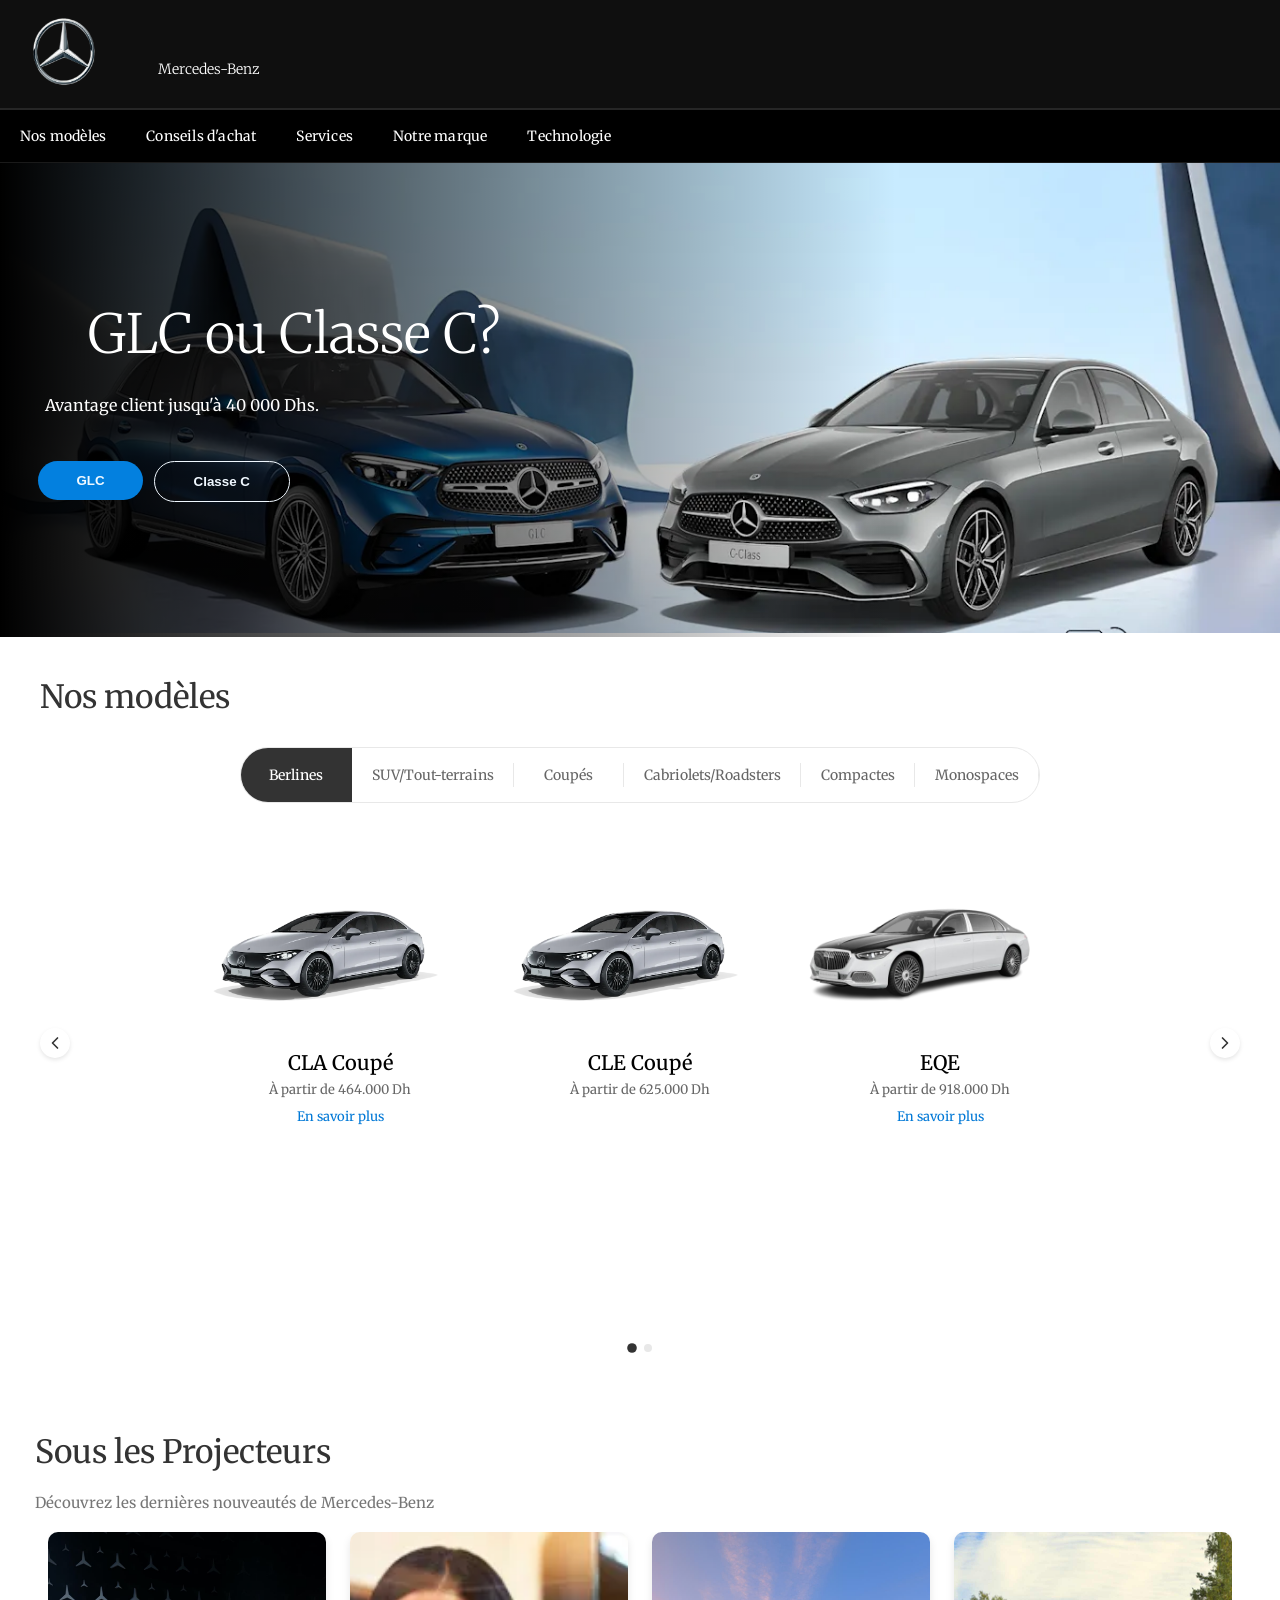
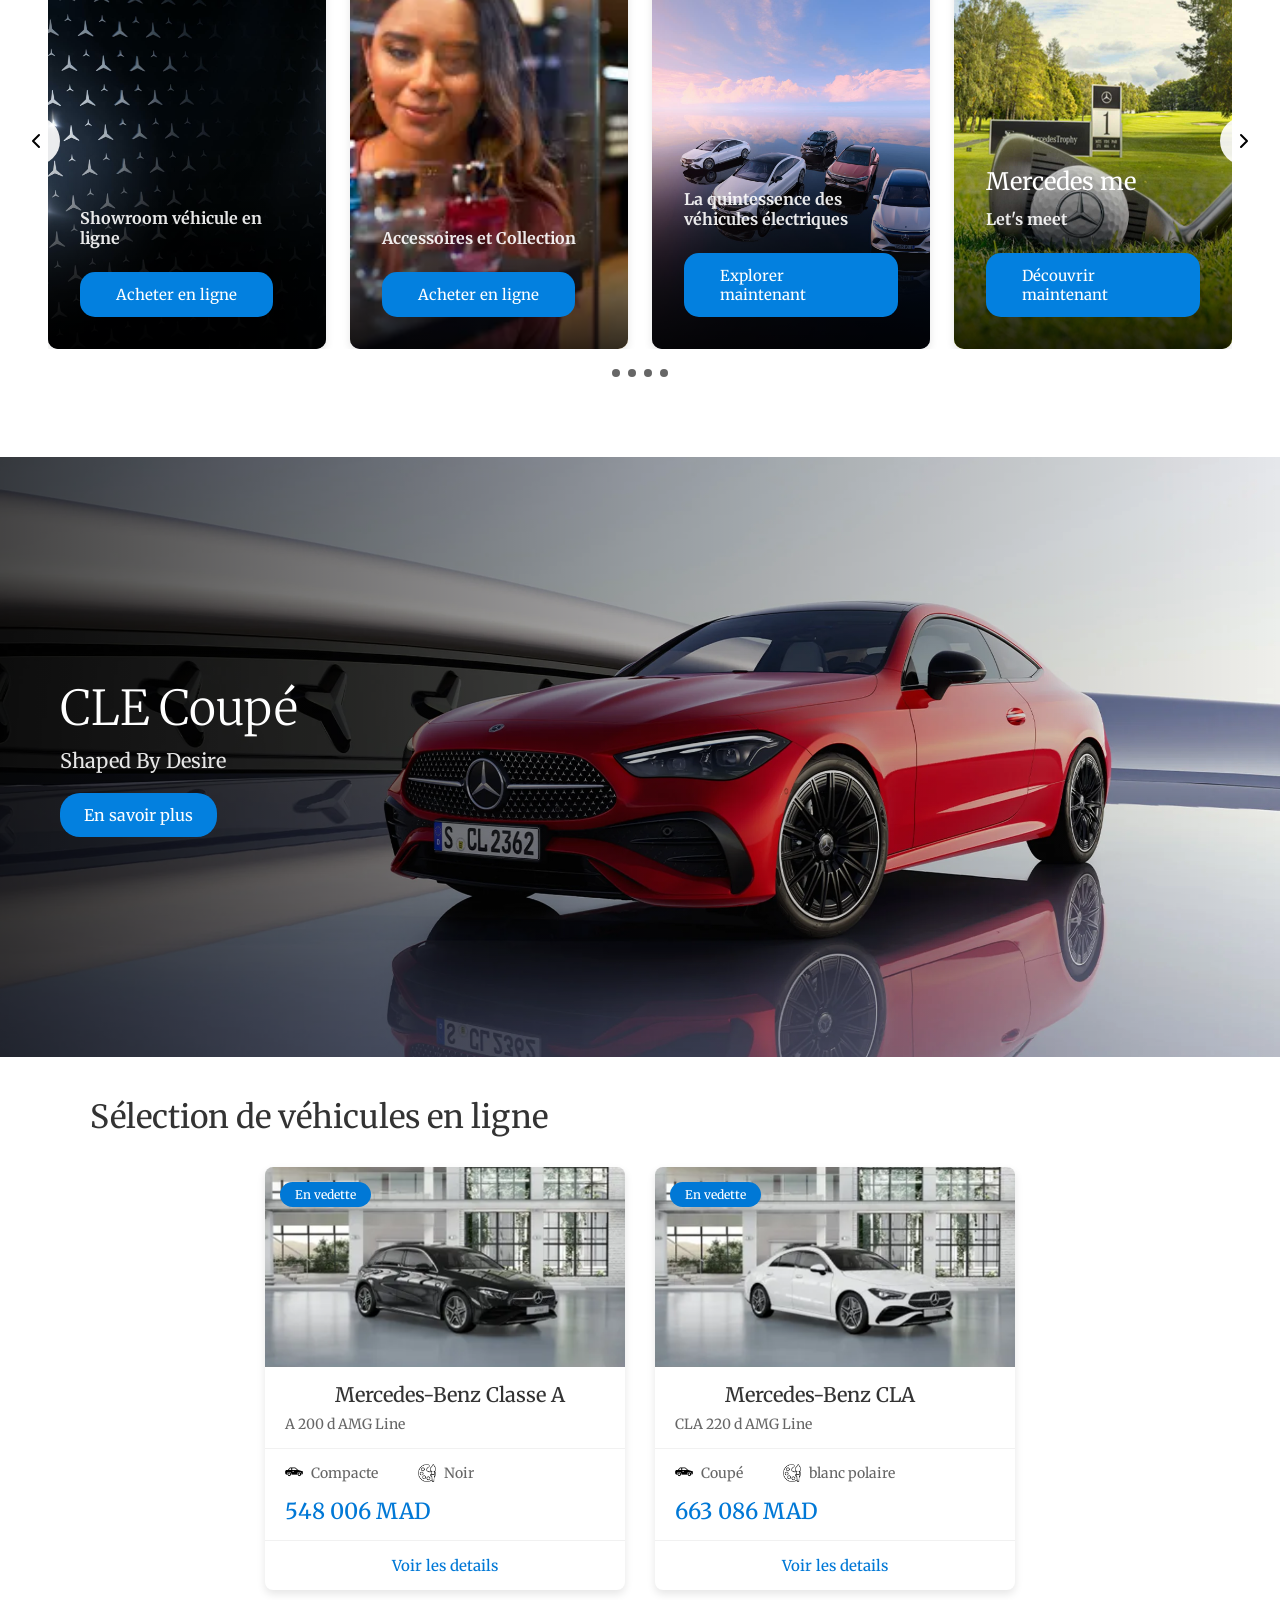
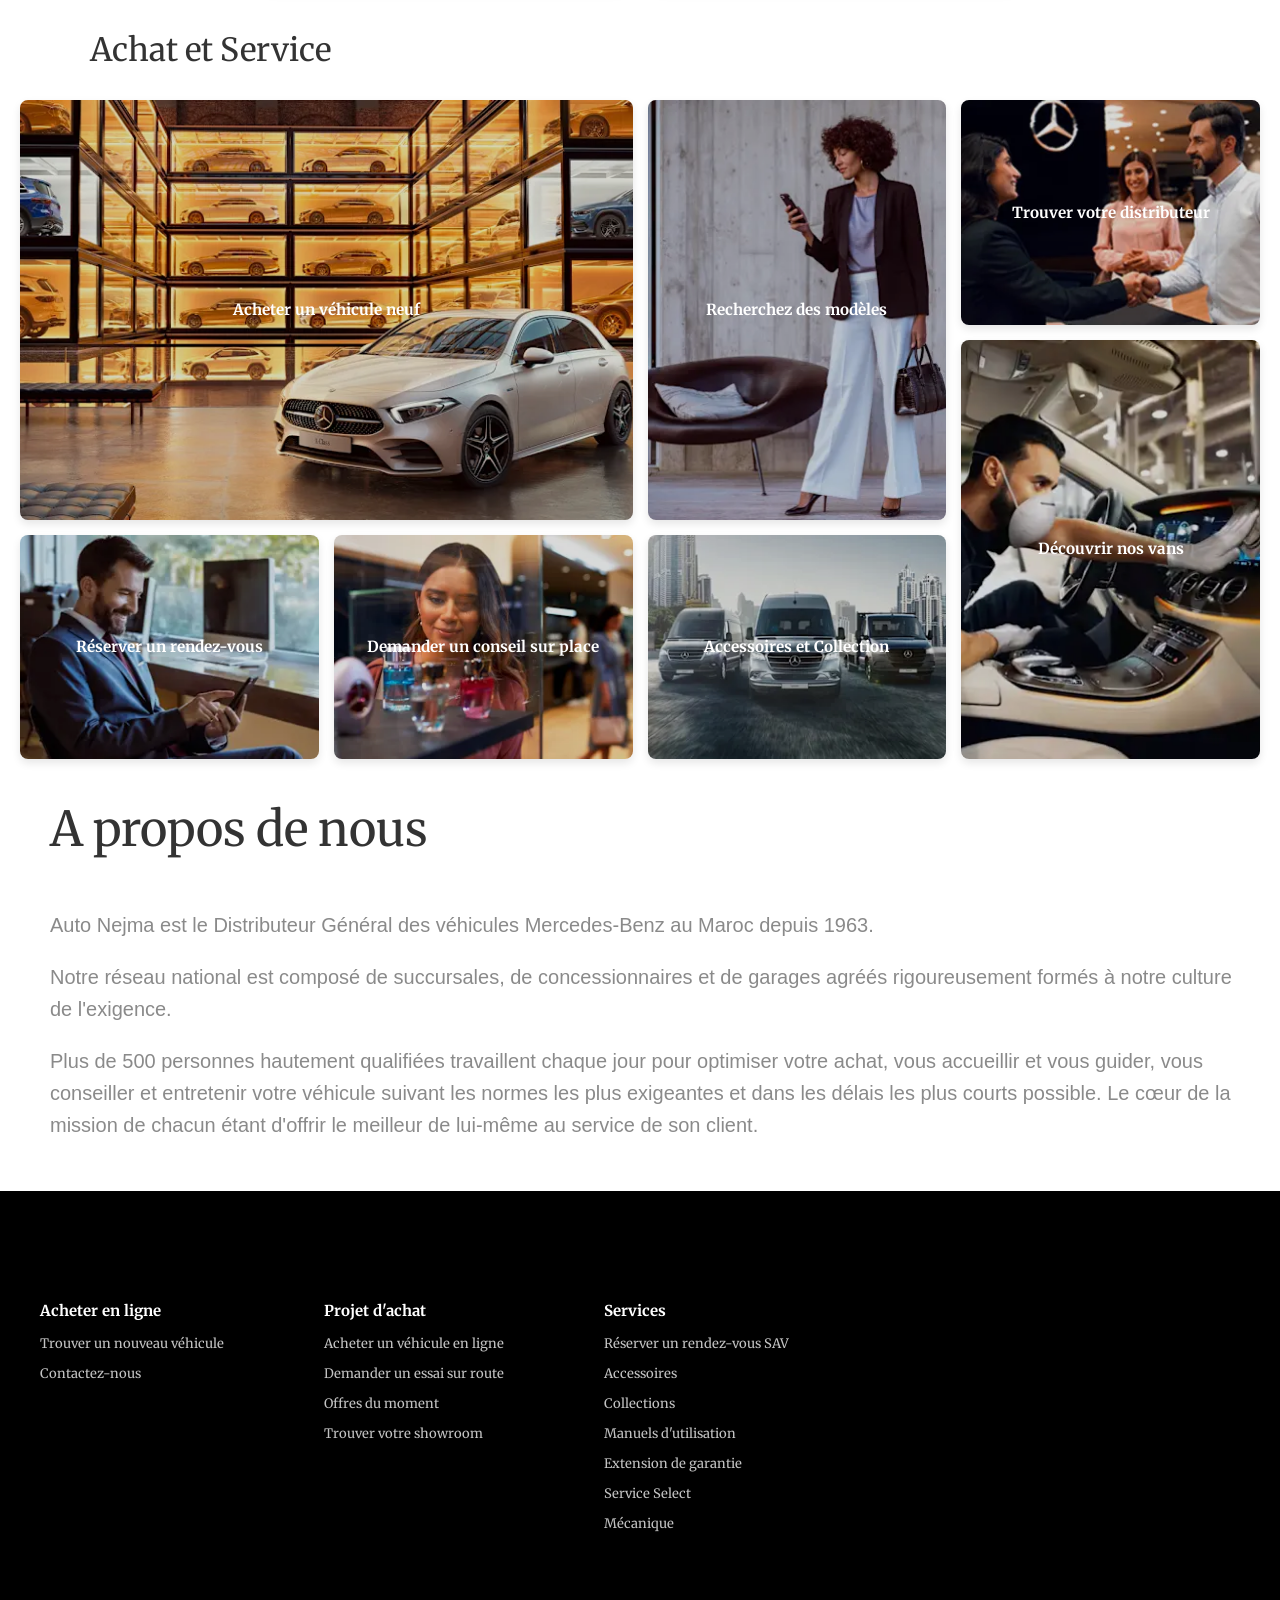
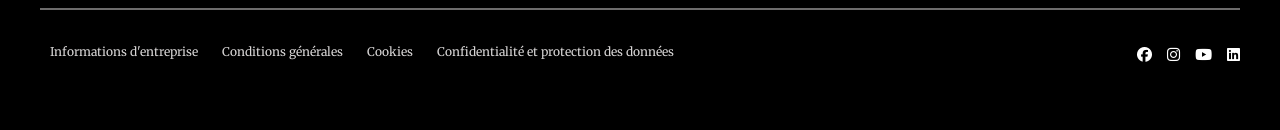
<file: index.html>
<!DOCTYPE html>
<html lang="fr">

<head>
    <meta charset="UTF-8">
    <meta name="viewport" content="width=device-width, initial-scale=1.0">
    <link rel="stylesheet" href="https://cdnjs.cloudflare.com/ajax/libs/font-awesome/6.4.2/css/all.min.css">
    <!-- <link href="https://fonts.googleapis.com/css2?family=Poppins:wght@300;400;700&display=swap" rel="stylesheet"> -->
    <link rel="stylesheet" href="style.css">
    <script src="script.js" type="text/javascript" defer></script>
    <title>Mercedes-Benz | Site officiel</title>




</head>

<body>

    <header>
        <div class="logo">
            <a href="#"><img src="images/mercedes-benz-icon.png" alt="Mercedes-Benz logo"></a>
            <a class="link-header" href="#">
                <p>Mercedes-Benz</p>
            </a>
        </div>
        <hr class="thick">

        <nav class="navigation">
            <ul class="nav-menu">
                <li class="has-sub">
                    <a href="#">Nos modèles</a>
                    <ul class="dropdown">
                        <li class="has-sub category-compact">
                            <a href="#">Compacte <span class="arrow">▶</span></a>
                            <ul class="sub-menu">
                                <li><a href="#">Classe A</a></li>
                                <li><a href="#">Classe B</a></li>
                                <li><a href="#">CLA</a></li>
                            </ul>
                        </li>
                        <li class="has-sub category-berline">
                            <a href="#">Berlines <span class="arrow">▶</span></a>
                            <ul class="sub-menu">
                                <li><a href="#">Classe C</a></li>
                                <li><a href="#">Classe E</a></li>
                                <li><a href="#">Classe S</a></li>
                            </ul>
                        </li>
                        <li class="has-sub category-suv">
                            <a href="#">SUV/Tout-terrains <span class="arrow">▶</span></a>
                            <ul class="sub-menu">
                                <li><a href="#">GLA</a></li>
                                <li><a href="#">GLC</a></li>
                                <li><a href="#">GLE</a></li>
                            </ul>
                        </li>
                        <li class="has-sub category-coupe">
                            <a href="#">Coupés <span class="arrow">▶</span></a>
                            <ul class="sub-menu">
                                <li><a href="#">Coupé CLA</a></li>
                                <li><a href="#">Coupé GLC</a></li>
                                <li><a href="#">AMG GT</a></li>
                            </ul>
                        </li>
                        <li class="has-sub category-cabriolet">
                            <a href="#">Cabriolets/Roadsters <span class="arrow">▶</span></a>
                            <ul class="sub-menu">
                                <li><a href="#">Classe C Cabriolet</a></li>
                                <li><a href="#">Classe E Cabriolet</a></li>
                                <li><a href="#">SL</a></li>
                            </ul>
                        </li>
                        <li class="has-sub category-monospace">
                            <a href="#">Monospaces <span class="arrow">▶</span></a>
                            <ul class="sub-menu">
                                <li><a href="#">Classe V</a></li>
                                <li><a href="#">EQV</a></li>
                            </ul>
                        </li>
                        <li class="has-sub category-electrique">
                            <a href="#">Véhicules électriques <span class="arrow">▶</span></a>
                            <ul class="sub-menu">
                                <li><a href="#">EQA</a></li>
                                <li><a href="#">EQB</a></li>
                                <li><a href="#">EQC</a></li>
                                <li><a href="#">EQS</a></li>
                            </ul>
                        </li>
                        <li class="has-sub category-utilitaire">
                            <a href="#">Véhicules utilitaires légers <span class="arrow">▶</span></a>
                            <ul class="sub-menu">
                                <li><a href="#">Sprinter</a></li>
                                <li><a href="#">Vito</a></li>
                                <li><a href="#">Citan</a></li>
                            </ul>
                        </li>
                    </ul>
                </li>

                <li class="has-sub"><a href="#">Conseils d'achat</a>
                    <ul class="dropdown">
                        <li><a href="#">Acheter un véhiculre</a></li>
                        <li><a href="#">Demander un essai</a></li>
                        <li><a href="#">offer du moment</a></li>
                    </ul>
                </li>

                <li class="has-sub"><a href="#">Services</a>
                    <ul class="dropdown">
                        <li><a href="/services.html     ">Reserver un rendez-vous</a></li>
                        <li><a href="#">Accessires</a></li>
                        <li><a href="#">Collections</a></li>
                    </ul>
                </li>

                <li class="has-sub"><a href="#">Notre marque</a>
                    <ul class="dropdown">
                        <li><a href="#">Mercedes-Maybach</a></li>
                        <li><a href="#">class G</a></li>
                    </ul>
                </li>
                <li class="has-sub"><a href="#">Technologie</a>
                    <ul class="dropdown">
                        <li><a href="#">MBUX</a></li>
                        <li><a href="#">Vision EQXX</a></li>
                        <li><a href="#">Concept Cars</a></li>
                    </ul>
                </li>
            </ul>
        </nav>
    </header>

    <!-- hero section  -->

    <section class="hero-container">
        <div class="hero-image">
            <img src="/images/cc_et_glc_suv_fe.png" alt="">
            <div class="hero-text">
                <h1>GLC ou Classe C?</h1>
                <p>Avantage client jusqu'à 40 000 Dhs.</p>
                <button class="btn-1">GLC</button>
                <button class="btn-2">Classe C</button>
            </div>
        </div>
    </section>

    <!-- models section -->
    <section class="models-section">
        <div class="section-title">
            <h2>Nos modèles</h2>
        </div>

        <nav class="sousnav">
            <div class="nav-buttons">
                <button class="nav-btn active" data-category="berlines">Berlines</button>
                <button class="nav-btn" data-category="suv">SUV/Tout-terrains</button>
                <button class="nav-btn" data-category="coupes">Coupés</button>
                <button class="nav-btn" data-category="cabriolets">Cabriolets/Roadsters</button>
                <button class="nav-btn" data-category="compactes">Compactes</button>
                <button class="nav-btn" data-category="monospaces">Monospaces</button>
            </div>
        </nav>
        <div class="models-container">
            <button class="slider-btn prev">
                <svg xmlns="http://www.w3.org/2000/svg" width="24" height="24" viewBox="0 0 24 24" fill="none"
                    stroke="currentColor" stroke-width="2" stroke-linecap="round" stroke-linejoin="round">
                    <path d="M15 18l-6-6 6-6" />
                </svg>
            </button>

            <div class="slider-wrapper">
                <div class="slider-track">

                    <div class="slider-slide active" data-category="berlines">
                        <div class="model-card" data-category="berlines">
                            <div class="image-container">
                                <img src="images/car.jpg" alt="CLA Coupé">
                            </div>
                            <h3>CLA Coupé</h3>
                            <p class="price">À partir de 464.000 Dh</p>
                            <a href="#" class="learn-more">En savoir plus</a>
                            <div class="btn-card">
                                <button class="btn-outline">Télécharger la brochure</button>
                                <button class="btn-primary">Acheter en ligne </button>
                            </div>
                        </div>
                        <div class="model-card" data-category="berlines">
                            <div class="image-container">
                                <img src="images/car.jpg" alt="CLE Coupé">
                            </div>
                            <h3>CLE Coupé</h3>
                            <p class="price">À partir de 625.000 Dh</p>
                            <div class="btn-card">
                                <button class="btn-outline">Télécharger la brochure</button>
                                <button class="btn-primary">Acheter en ligne</button>
                            </div>
                        </div>
                        <div class="model-card" data-category="berlines">
                            <div class="image-container">
                                <img src="images/car2.png" alt="Mercedes EQE">
                            </div>
                            <h3>EQE</h3>
                            <p class="price">À partir de 918.000 Dh</p>
                            <a href="#" class="learn-more">En savoir plus</a>
                            <div class="btn-card">
                                <button class="btn-primary">Demender un essai</button>
                                <button class="btn-primary">Acheter en ligne</button>
                            </div>
                        </div>
                    </div>


                    <div class="slider-slide" data-category="suv">
                        <div class="model-card" data-category="suv">
                            <div class="image-container">
                                <img src="images/car2.png" alt="GLA SUV">
                            </div>
                            <h3>GLA SUV</h3>
                            <p class="price">À partir de 518.000 Dh</p>
                            <div class="btn-card">
                                <button class="btn-outline">Télécharger la brochure</button>
                                <button class="btn-primary">Acheter en ligne</button>
                            </div>
                        </div>
                        <div class="model-card" data-category="suv">
                            <div class="image-container">
                                <img src="images/car2.png" alt="GLB SUV">
                            </div>
                            <h3>GLB SUV</h3>
                            <p class="price">À partir de 548.000 Dh</p>
                            <div class="btn-card">
                                <button class="btn-outline">Télécharger la brochure</button>
                                <button class="btn-primary">Acheter en ligne</button>
                            </div>
                        </div>
                        <div class="model-card" data-category="suv">
                            <div class="image-container">
                                <img src="images/car2.png" alt="GLC SUV">
                            </div>
                            <h3>GLC SUV</h3>
                            <p class="price">À partir de 678.000 Dh</p>
                            <div class="btn-card">
                                <button class="btn-outline">Télécharger la brochure</button>
                                <button class="btn-primary">Acheter en ligne</button>
                            </div>
                        </div>
                    </div>


                    <div class="slider-slide" data-category="coupes">
                        <div class="model-card" data-category="coupes">
                            <div class="image-container">
                                <img src="images/car.jpg" alt="Mercedes EQE">
                            </div>
                            <h3>EQE</h3>
                            <p class="price">À partir de 918.000 Dh</p>
                            <a href="#" class="learn-more">En savoir plus</a>
                            <div class="btn-card">
                                <button class="btn-outline">Télécharger la brochure</button>
                                <button class="btn-primary">Acheter en ligne</button>
                            </div>
                        </div>
                        <div class="model-card" data-category="coupes">
                            <div class="image-container">
                                <img src="images/car.jpg" alt="Mercedes EQS">
                            </div>
                            <h3>EQS</h3>
                            <p class="price">Prix disponible à la demande</p>
                            <a href="#" class="learn-more">En savoir plus</a>
                            <div class="btn-card">
                                <button class="btn-outline">Télécharger la brochure</button>
                                <button class="btn-primary">Acheter en ligne</button>
                            </div>
                        </div>
                        <div class="model-card" data-category="coupes">
                            <div class="image-container">
                                <img src="images/car.jpg" alt="Mercedes Classe A Berline">
                            </div>
                            <h3>Classe A Berline</h3>
                            <p class="price">À partir de 454.000 Dh</p>
                            <a href="#" class="learn-more">En savoir plus</a>
                            <div class="btn-card">
                                <button class="btn-outline">Télécharger la brochure</button>
                                <button class="btn-primary">Acheter en ligne</button>
                            </div>
                        </div>
                    </div>


                    <div class="slider-slide" data-category="cabriolets">
                        <div class="model-card" data-category="cabriolets">
                            <div class="image-container">
                                <img src="images/car2.png" alt="Mercedes EQE">
                            </div>
                            <h3>EQE</h3>
                            <p class="price">À partir de 918.000 Dh</p>
                            <a href="#" class="learn-more">En savoir plus</a>
                            <div class="btn-card">
                                <button class="btn-outline">Télécharger la brochure</button>
                                <button class="btn-primary">Acheter en ligne</button>
                            </div>
                        </div>

                        <div class="model-card" data-category="cabriolets">
                            <div class="image-container">
                                <img src="images/car2.png" alt="Mercedes EQE">
                            </div>
                            <h3>EQE</h3>
                            <p class="price">À partir de 918.000 Dh</p>
                            <a href="#" class="learn-more">En savoir plus</a>
                            <div class="btn-card">
                                <button class="btn-outline">Télécharger la brochure</button>
                                <button class="btn-primary">Acheter en ligne</button>
                            </div>
                        </div>


                     
                    </div>


                    <div class="slider-slide" data-category="compactes">
                        <div class="model-card" data-category="compactes">
                            <div class="image-container">
                                <img src="images/car.jpg" alt="Mercedes EQE">
                            </div>
                            <h3>EQE</h3>
                            <p class="price">À partir de 918.000 Dh</p>
                            <a href="#" class="learn-more">En savoir plus</a>
                            <div class="btn-card">
                                <button class="btn-outline">Télécharger la brochure</button>
                                <button class="btn-primary">Acheter en ligne</button>
                            </div>
                        </div>
                        <div class="model-card" data-category="compactes">
                            <div class="image-container">
                                <img src="images/car.jpg" alt="Mercedes EQS">
                            </div>
                            <h3>EQS</h3>
                            <p class="price">Prix disponible à la demande</p>
                            <a href="#" class="learn-more">En savoir plus</a>
                            <div class="btn-card">
                                <button class="btn-outline">Télécharger la brochure</button>
                                <button class="btn-primary">Acheter en ligne</button>
                            </div>
                        </div>
                        <div class="model-card" data-category="compactes">
                            <div class="image-container">
                                <img src="images/car.jpg" alt="Mercedes Classe A Berline">
                            </div>
                            <h3>Classe A Berline</h3>
                            <p class="price">À partir de 454.000 Dh</p>
                            <a href="#" class="learn-more">En savoir plus</a>
                            <div class="btn-card">
                                <button class="btn-outline">Télécharger la brochure</button>
                                <button class="btn-primary">Acheter en ligne</button>
                            </div>
                        </div>
                    </div>


                    <div class="slider-slide" data-category="monospaces">
                        <div class="model-card" data-category="monospaces">
                            <div class="image-container">
                                <img src="images/car2.png" alt="Mercedes EQE">
                            </div>
                            <h3>EQE</h3>
                            <p class="price">À partir de 918.000 Dh</p>
                            <a href="#" class="learn-more">En savoir plus</a>
                            <div class="btn-card">
                                <button class="btn-outline">Télécharger la brochure</button>
                                <button class="btn-primary">Acheter en ligne</button>
                            </div>
                        </div>

                        <div class="model-card" data-category="monospaces">
                            <div class="image-container">
                                <img src="images/car2.png" alt="Mercedes EQE">
                            </div>
                            <h3>EQE</h3>
                            <p class="price">À partir de 918.000 Dh</p>
                            <a href="#" class="learn-more">En savoir plus</a>
                            <div class="btn-card">
                                <button class="btn-outline">Télécharger la brochure</button>
                                <button class="btn-primary">Acheter en ligne</button>
                            </div>
                        </div>


                        <div class="model-card" data-category="monospaces">
                            <div class="image-container">
                                <img src="images/car2.png" alt="Mercedes EQE">
                            </div>
                            <h3>EQE</h3>
                            <p class="price">À partir de 918.000 Dh</p>
                            <a href="#" class="learn-more">En savoir plus</a>
                            <div class="btn-card">
                                <button class="btn-primary">Demender un essai</button>
                                <button class="btn-primary">Acheter en ligne</button>
                            </div>
                        </div>
                    </div>
                </div>
            </div>

            <button class="slider-btn next">
                <svg xmlns="http://www.w3.org/2000/svg" width="24" height="24" viewBox="0 0 24 24" fill="none"
                    stroke="currentColor" stroke-width="2" stroke-linecap="round" stroke-linejoin="round">
                    <path d="M9 18l6-6-6-6" />
                </svg>
            </button>
        </div>

        <div class="slider-dots">
            <span class="dot active"></span>
            <span class="dot"></span>
        </div>
    </section>

    <section class="projectors-section">
        <div class="projectors-title">
            <h2>Sous les Projecteurs</h2>
            <br>
            <span>Découvrez les dernières nouveautés de Mercedes-Benz</span>
        </div>
        <br>
        <div class="projectors-slider">
            <button class="slider-nav prev">
                <svg xmlns="http://www.w3.org/2000/svg" width="24" height="24" viewBox="0 0 24 24" fill="none"
                    stroke="currentColor" stroke-width="2" stroke-linecap="round" stroke-linejoin="round">
                    <path d="M15 18l-6-6 6-6" />
                </svg>
            </button>
            <div class="projectors-container">
                <div class="projectors-track">
                    <div class="projectors-card">
                        <div class="image-container">
                            <img src="images/mercedes_benz_history_brand_star.jpeg" alt="Showroom véhicule en ligne">
                            <div class="description">
                                <p>Showroom véhicule en ligne</p>
                                <a href="#" class="sell-online">Acheter en ligne</a>
                            </div>
                        </div>
                    </div>
                    <div class="projectors-card">
                        <div class="image-container">
                            <img src="images/accessories_hero_desktop_1.png" alt="Accessoires et Collection">
                            <div class="description">
                                <p>Accessoires et Collection</p>
                                <a href="#" class="sell-online">Acheter en ligne</a>
                            </div>
                        </div>
                    </div>
                    <div class="projectors-card">
                        <div class="image-container">
                            <img src="images/eq_range_kv_v1.png" alt="La quintessence des véhicules électriques">
                            <div class="description">
                                <p>La quintessence des véhicules électriques</p>
                                <a href="#" class="sell-online">Explorer maintenant</a>
                            </div>
                        </div>
                    </div>
                    <div class="projectors-card">
                        <div class="image-container">
                            <img src="images/mercedes_trophy_mobile.jpg" alt="Mercedes me">
                            <div class="description">
                                <h3>Mercedes me</h3>
                                <p>Let's meet</p>
                                <a href="#" class="sell-online">Découvrir maintenant</a>
                            </div>
                        </div>
                    </div>
                    <div class="projectors-card">
                        <div class="image-container">
                            <img src="images/accessories_hero_desktop_1.png" alt="Mercedes me">
                            <div class="description">
                                <h3>Mercedes me</h3>
                                <p>Let's meet</p>
                                <a href="#" class="sell-online">Découvrir maintenant</a>
                            </div>
                        </div>
                    </div>
                </div>
            </div>
            <button class="slider-nav next">
                <svg xmlns="http://www.w3.org/2000/svg" width="24" height="24" viewBox="0 0 24 24" fill="none"
                    stroke="currentColor" stroke-width="2" stroke-linecap="round" stroke-linejoin="round">
                    <path d="M9 18l6-6-6-6" />
                </svg>
            </button>
        </div>
        <div class="projectors-dots">
            <span class="dot active"></span>
            <span class="dot"></span>
            <span class="dot"></span>
            <span class="dot"></span>
        </div>

    </section>

    <section class="cle-coupe-section">
        <div class="cle-content">
            <h2>CLE Coupé</h2>
            <p>Shaped By Desire</p>
            <button class="action-btn">En savoir plus</button>
        </div>
        <img src="images/cle-coupe.jpg" alt="CLE Coupé" class="cle-background">
    </section>

    <section class="car-section">
        <div class="car-title">
            <h1>Sélection de véhicules en ligne </h1>
            <!-- <p>Découvrez votre nouvelle Mercedes</p> -->
        </div>
        <div class="container-cars">
            <div class="card-cars">
                <div class="card-image">
                    <span class="featured-text">En vedette</span>
                    <img src="images/card car1.PNG" alt="">
                </div>
                <div class="sub-title">
                    <h1>Mercedes-Benz Classe A</h1>
                    <p>A 200 d AMG Line</p>
                </div>
                <div class="car-info">
                    <div class="car-features">
                        <div class="feature-item">
                            <img src="images/icon-car.png" alt="">
                            <p>Compacte</p>
                        </div>
                        <div class="feature-item">
                            <img src="images/paint.png" alt="">
                            <p>Noir</p>
                        </div>
                    </div>
                    <div class="price-cars">
                        <p>548 006 MAD</p>
                    </div>

                    <div class="car-link">
                        <a href="#">Voir les details</a>
                    </div>
                </div>
            </div>
            <div class="card-cars">
                <div class="card-image">
                    <span class="featured-text">En vedette</span>
                    <img src="images/card car2.PNG" alt="">
                </div>
                <div class="sub-title">
                    <h1>Mercedes-Benz CLA</h1>
                    <p>CLA 220 d AMG Line</p>
                </div>
                <div class="car-info">
                    <div class="car-features">
                        <div class="feature-item">
                            <img src="images/icon-car.png" alt="">
                            <p>Coupé</p>
                        </div>
                        <div class="feature-item">
                            <img src="images/paint.png" alt="">
                            <p> blanc polaire </p>
                        </div>
                    </div>
                    <div class="price-cars">
                        <p>663 086 MAD</p>
                    </div>

                    <div class="car-link">
                        <a href="#">Voir les details</a>
                    </div>
                </div>
            </div>

        </div>
    </section>



    <section class="grid-section">
        <div class="grid-title">
            <h1>Achat et Service </h1>
        </div>

        <div class="grid-container">
            <div class="card card-1">
                <div class="img-container">
                    <img src="/images/mbc68170.png" alt="Acheter un véhicule neuf">
                    <div class="card-content">
                        <h3>Acheter un véhicule neuf</h3>
                    </div>
                </div>
            </div>

            <div class="card card-2">
                <div class="img-container">
                    <img src="/images/img_textmedia_me_id.png" alt="Recherchez des modèles">
                    <div class="card-content">
                        <h3>Recherchez des modèles</h3>
                    </div>
                </div>
            </div>

            <div class="card card-3">
                <div class="img-container">
                    <img src="/images/step_03_4_3.png" alt="Trouver votre distributeur">
                    <div class="card-content">
                        <h3>Trouver votre distributeur</h3>
                    </div>
                </div>
            </div>

            <div class="card card-4">
                <div class="img-container">
                    <img src="/images/imgsimpleteaser1zusaetzlicheerklaerung.png" alt="Réserver un rendez-vous">
                    <div class="card-content">
                        <h3>Réserver un rendez-vous</h3>
                    </div>
                </div>
            </div>

            <div class="card card-5">
                <div class="img-container">
                    <img src="/images/accessories_hero_desktop_1.png" alt="Demander un conseil">
                    <div class="card-content">
                        <h3>Demander un conseil sur place</h3>
                    </div>
                </div>
            </div>

            <div class="card card-6">
                <div class="img-container">
                    <img src="/images/3_2_02.png" alt="Accessoires et Collection">
                    <div class="card-content">
                        <h3>Accessoires et Collection</h3>
                    </div>
                </div>
            </div>

            <div class="card card-7">
                <div class="img-container">
                    <img src="/images/service.png" alt="Découvrir nos vans">
                    <div class="card-content">
                        <h3>Découvrir nos vans</h3>
                    </div>
                </div>
            </div>
        </div>

    </section>

    <section class="about-us">
        <div class="about-title">
            <h1>A propos de nous</h1>
        </div>

        <div class="about-content">
            <p>Auto Nejma est le Distributeur Général des véhicules Mercedes-Benz au Maroc depuis 1963.</p>
            <p>Notre réseau national est composé de succursales, de concessionnaires et de garages agréés rigoureusement
            formés à notre culture de l'exigence.</p>
            <p>Plus de 500 personnes hautement qualifiées travaillent chaque jour pour optimiser votre achat, vous
            accueillir et vous guider, vous conseiller et entretenir votre véhicule suivant les normes les plus
            exigeantes et dans les délais les plus courts possible. Le cœur de la mission de chacun étant d'offrir
            le meilleur de lui-même au service de son client.</p>
          </div>

    </section>

    <footer class="footer">
        <ul class="footer-right">
            <li class="footer-left">
                <h2>Acheter en ligne</h2>

                <ul class="box">
                    <li><a href="#">Trouver un nouveau véhicule</a></li>
                    <li><a href="#">Contactez-nous </a></li>
                </ul>
            </li>
            <li>
                <h2>Projet d'achat</h2>

                <ul class="box">
                    <li><a href="#">Acheter un véhicule en ligne</a></li>
                    <li><a href="#">Demander un essai sur route </a></li>
                    <li><a href="#">Offres du moment </a></li>
                    <li><a href="#">Trouver votre showroom </a></li>
                </ul>
            </li>
            <li class="features">
                <h2>Services</h2>

                <ul class="box h-box">
                    <li><a href="#">Réserver un rendez-vous SAV</a></li>
                    <li><a href="#">Accessoires </a></li>
                    <li><a href="#">Collections</a></li>
                    <li><a href="#">Manuels d'utilisation </a></li>
                    <li><a href="#">Extension de garantie </a></li>
                    <li><a href="#">Service Select </a></li>
                    <li><a href="#">Mécanique </a></li>
                </ul>
            </li>
        </ul>
        <hr class="thinkk">

        <div class="footer-bottom">
            <div class="footer-links">
                <a href="#">Informations d'entreprise</a>
                <a href="#">Conditions générales</a>
                <a href="#">Cookies</a>
                <a href="#">Confidentialité et protection des données</a>
            </div>

            <div class="social-icons">
                <a href="#" target="_blank"><i class="fab fa-facebook"></i></a>
                <a href="#" target="_blank"><i class="fab fa-instagram"></i></a>
                <a href="#" target="_blank" class="youtube-icon"><i class="fab fa-youtube"></i></a>
                <a href="#" target="_blank"><i class="fab fa-linkedin"></i></a>

            </div>
        </div>
    </footer>




</body>

</html>
</file>
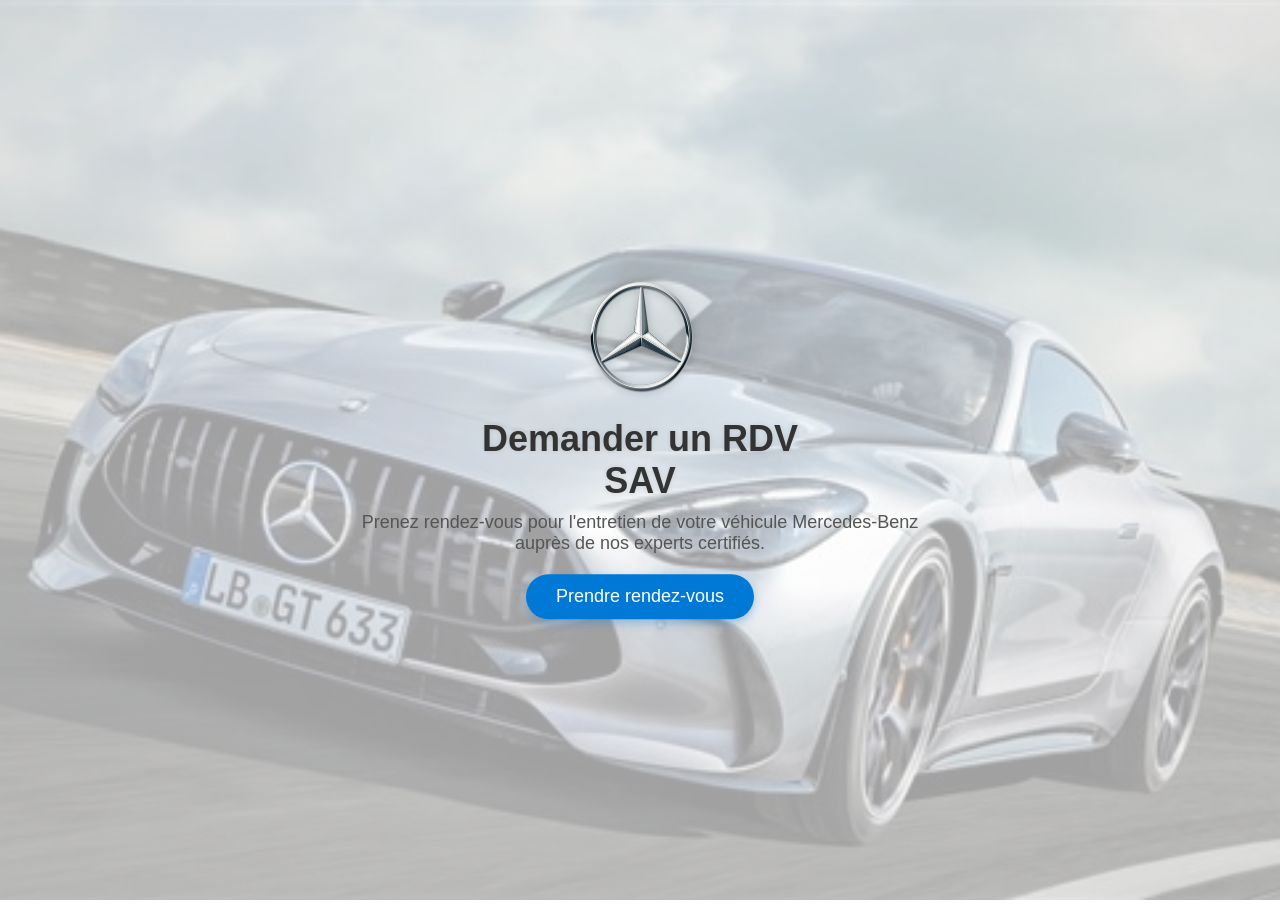
<file: form.html>
<!DOCTYPE html>
<html lang="fr">
<head>
    <meta charset="UTF-8">
    <meta name="viewport" content="width=device-width, initial-scale=1.0">
    <title>Formulaire de Rendez-vous SAV Mercedes</title>
    <link rel="stylesheet" href="form.css">
</head>
<body>

    <div class="image-container">
        <img src="images/Mercedes-Benz-AMG_GT_Coupe-2024-1600-08-600-x-339.jpg" alt="Mercedes AMG GT">
    </div>

    <div class="content">
        <img src="images/mercedes-icon.png" alt="Logo Mercedes" class="logo">
        <h1>Demander un RDV <br> SAV</h1>
        <p>Prenez rendez-vous pour l'entretien de votre véhicule Mercedes-Benz auprès de nos experts certifiés.</p>
        <button class="btn" onclick="openModal()">Prendre rendez-vous</button>
    </div>

    <div class="modal" id="modal" onclick="closeModal(event)">
        <div class="modal-content" onclick="event.stopPropagation()">
            <img src="images/imag.jpeg" alt="Formulaire Image">
            <div class="form-container">
                <div class="progress-container">
                    <span class="progress-step active">1</span>
                    <div class="progress-bar" id="bar1"></div>
                    <span class="progress-step">2</span>
                    <div class="progress-bar" id="bar2"></div>
                    <span class="progress-step">3</span>
                </div>

                <form id="multiStepForm">
                    <!-- Étape 1 -->
                    <div class="form-step active">
                        <h2>Informations sur le véhicule</h2>
                        <div class="form-fields">
                            <label>
                                <span>Immatriculation :</span>
                                <input type="text" placeholder="AA-123-AA" required>
                            </label>

                            <label>
                                <span>Modèle du véhicule :</span>
                                <input type="text" placeholder="Classe A" required>
                            </label>

                            <label>
                                <span>Kilométrage :</span>
                                <input type="number" placeholder="50000" required>
                            </label>

                            <label>
                                <span>Point de vente :</span>
                                <select required>
                                    <option value="">Sélectionnez un point de vente</option>
                                    <option value="rabat">Rabat - Avenue Mohammed VI</option>
                                    <option value="casa">Casablanca - Boulevard Anfa</option>
                                    <option value="marrakech">Marrakech - Avenue Guemassa</option>
                                </select>
                            </label>
                        </div>
                        <div class="form-buttons">
                            <button type="button" class="next-btn" onclick="nextStep()">Suivant</button>
                        </div>
                    </div>

                    <!-- Étape 2 -->
                    <div class="form-step">
                        <h2>Informations personnelles</h2>
                        <div class="form-fields">
                            <label>
                                <span>Civilité :</span>
                                <select required>
                                    <option value="">Sélectionnez</option>
                                    <option value="mr">Monsieur</option>
                                    <option value="mme">Madame</option>
                                </select>
                            </label>

                            <label>
                                <span>Prénom :</span>
                                <input type="text" placeholder="Maroua" required>
                            </label>

                            <label>
                                <span>Nom :</span>
                                <input type="text" placeholder="BEN ALI" required>
                            </label>

                            <label>
                                <span>Adresse e-mail :</span>
                                <input type="email" placeholder="marouabenali@email.com" required>
                            </label>

                            <label>
                                <span>Téléphone :</span>
                                <input type="tel" placeholder="06 12 00 00 00" required>
                            </label>
                        </div>
                        <div class="form-buttons">
                            <button type="button" class="prev-btn" onclick="prevStep()">Précédent</button>
                            <button type="button" class="next-btn" onclick="nextStep()">Suivant</button>
                        </div>
                    </div>

                    <!-- Étape 3 -->
                    <div class="form-step">
                        <div class="confirmation-container">
                            <img src="images/icon.png" alt="Confirmation Icon">
                            <h2>Confirmation</h2>
                            <p>Merci pour votre demande de rendez-vous. Un conseiller vous contactera dans les plus brefs délais pour confirmer votre rendez-vous.</p>
                        </div>
                        <div class="form-buttons">
                            <button type="button" class="prev-btn" onclick="prevStep()">Précédent</button>
                            <button type="submit" class="submit-btn">Confirmer la demande</button>
                        </div>
                    </div>
                </form>
            </div>
        </div>
    </div>

    <script src="form.js"></script>
</body>
</html>
</file>
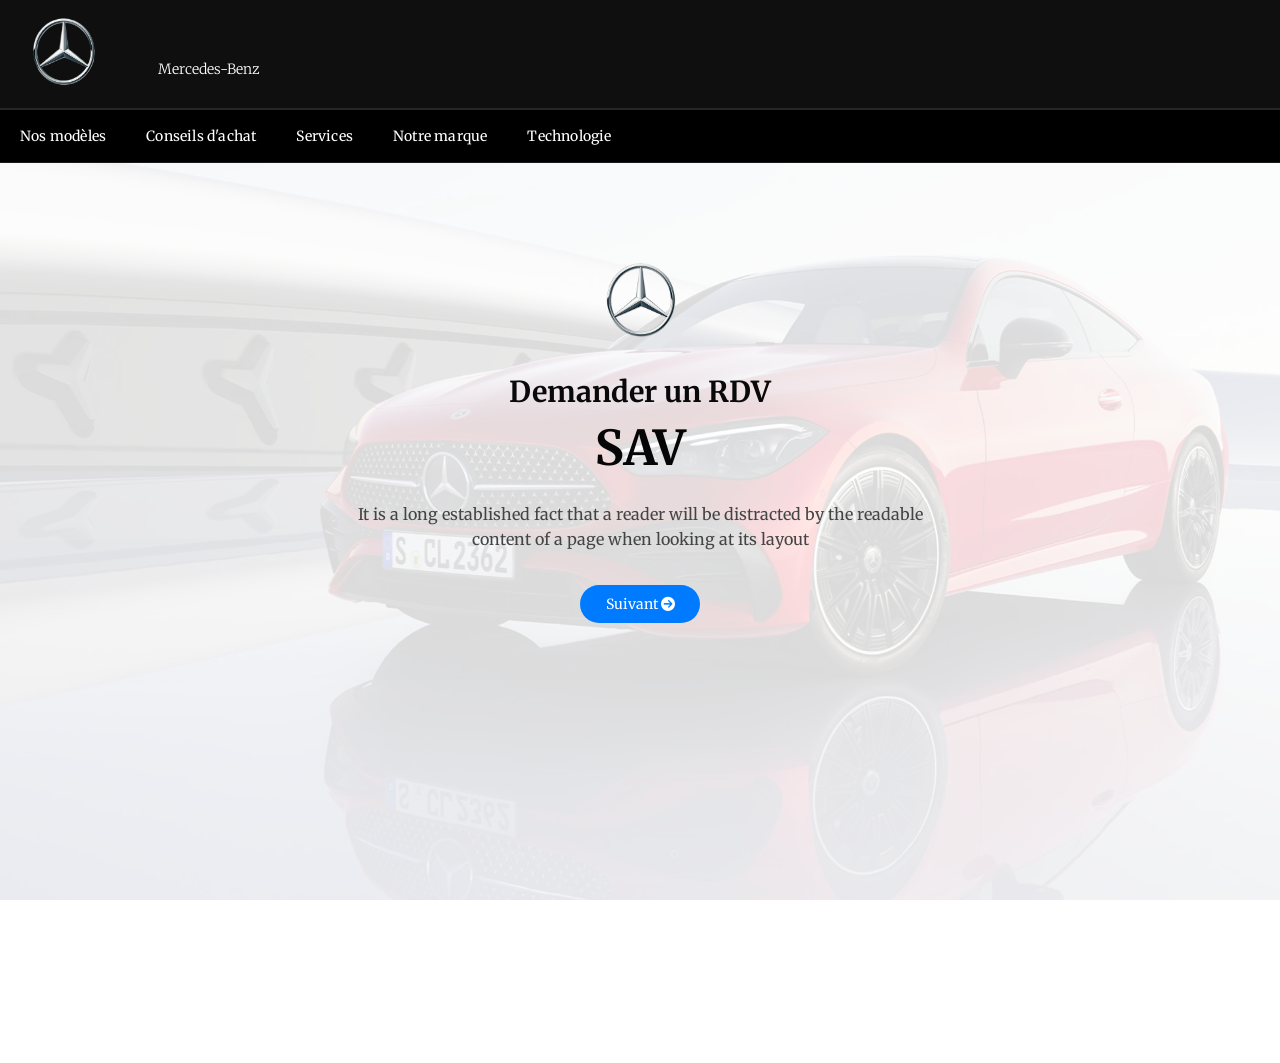
<file: services.html>
<!DOCTYPE html>
<html lang="fr">

<head>
    <meta charset="UTF-8">
    <meta name="viewport" content="width=device-width, initial-scale=1.0">
    <link rel="stylesheet" href="https://cdnjs.cloudflare.com/ajax/libs/font-awesome/6.4.2/css/all.min.css">
    <link rel="stylesheet" href="service.css">
    <title>Mercedes-Benz | Site officiel</title>
</head>

<body>
    <header>
        <div class="logo">
            <a href="#"><img src="images/mercedes-benz-icon.png" alt="Mercedes-Benz logo"></a>
            <a class="link-header" href="#">
                <p>Mercedes-Benz</p>
            </a>
        </div>
        <hr class="thick">

        <nav class="navigation">
            <ul class="nav-menu">
                <li class="has-sub">
                    <a href="#">Nos modèles</a>
                    <ul class="dropdown">
                        <li class="has-sub category-compact">
                            <a href="#">Compacte <span class="arrow">▶</span></a>
                            <ul class="sub-menu">
                                <li><a href="#">Classe A</a></li>
                                <li><a href="#">Classe B</a></li>
                                <li><a href="#">CLA</a></li>
                            </ul>
                        </li>
                        <li class="has-sub category-berline">
                            <a href="#">Berlines <span class="arrow">▶</span></a>
                            <ul class="sub-menu">
                                <li><a href="#">Classe C</a></li>
                                <li><a href="#">Classe E</a></li>
                                <li><a href="#">Classe S</a></li>
                            </ul>
                        </li>
                        <li class="has-sub category-suv">
                            <a href="#">SUV/Tout-terrains <span class="arrow">▶</span></a>
                            <ul class="sub-menu">
                                <li><a href="#">GLA</a></li>
                                <li><a href="#">GLC</a></li>
                                <li><a href="#">GLE</a></li>
                            </ul>
                        </li>
                        <li class="has-sub category-coupe">
                            <a href="#">Coupés <span class="arrow">▶</span></a>
                            <ul class="sub-menu">
                                <li><a href="#">Coupé CLA</a></li>
                                <li><a href="#">Coupé GLC</a></li>
                                <li><a href="#">AMG GT</a></li>
                            </ul>
                        </li>
                        <li class="has-sub category-cabriolet">
                            <a href="#">Cabriolets/Roadsters <span class="arrow">▶</span></a>
                            <ul class="sub-menu">
                                <li><a href="#">Classe C Cabriolet</a></li>
                                <li><a href="#">Classe E Cabriolet</a></li>
                                <li><a href="#">SL</a></li>
                            </ul>
                        </li>
                        <li class="has-sub category-monospace">
                            <a href="#">Monospaces <span class="arrow">▶</span></a>
                            <ul class="sub-menu">
                                <li><a href="#">Classe V</a></li>
                                <li><a href="#">EQV</a></li>
                            </ul>
                        </li>
                        <li class="has-sub category-electrique">
                            <a href="#">Véhicules électriques <span class="arrow">▶</span></a>
                            <ul class="sub-menu">
                                <li><a href="#">EQA</a></li>
                                <li><a href="#">EQB</a></li>
                                <li><a href="#">EQC</a></li>
                                <li><a href="#">EQS</a></li>
                            </ul>
                        </li>
                        <li class="has-sub category-utilitaire">
                            <a href="#">Véhicules utilitaires légers <span class="arrow">▶</span></a>
                            <ul class="sub-menu">
                                <li><a href="#">Sprinter</a></li>
                                <li><a href="#">Vito</a></li>
                                <li><a href="#">Citan</a></li>
                            </ul>
                        </li>
                    </ul>
                </li>

                <li class="has-sub"><a href="#">Conseils d'achat</a>
                    <ul class="dropdown">
                        <li><a href="#">Acheter un véhiculre</a></li>
                        <li><a href="#">Demander un essai</a></li>
                        <li><a href="#">offer du moment</a></li>
                    </ul>
                </li>

                <li class="has-sub"><a href="#">Services</a>
                    <ul class="dropdown">
                        <li><a href="/services.html     ">Reserver un rendez-vous</a></li>
                        <li><a href="#">Accessires</a></li>
                        <li><a href="#">Collections</a></li>
                    </ul>
                </li>

                <li class="has-sub"><a href="#">Notre marque</a>
                    <ul class="dropdown">
                        <li><a href="#">Mercedes-Maybach</a></li>
                        <li><a href="#">class G</a></li>
                    </ul>
                </li>
                <li class="has-sub"><a href="#">Technologie</a>
                    <ul class="dropdown">
                        <li><a href="#">MBUX</a></li>
                        <li><a href="#">Vision EQXX</a></li>
                        <li><a href="#">Concept Cars</a></li>
                    </ul>
                </li>
            </ul>
        </nav>
    </header>
    <main class="services-main">
        <div class="service-container">
            <div class="mercedes-logo">
                <img src="images/mercedes-benz-icon.png" alt="Mercedes-Benz Logo">
            </div>
            <div class="service-content">
                <h1>Demander un RDV</h1>
                <h2>SAV</h2>
                <p class="service-description">It is a long established fact that a reader will be distracted by the
                    readable content of a page when looking at its layout</p>
                <button class="submit-btn" id="open-modal-btn">Suivant <i
                        class="fa-solid fa-circle-arrow-right"></i></button>
            </div>
        </div>
    </main>

    <section class="modal-section">
        <div id="rdv-modal" class="modal-container">
            <div class="modal-content">
                <img src="images/popup.jpg" alt="Mercedes-Benz" class="modal-image">
                <div class="modal-form">
                    <h2 class="modal-title">Demander un<br><span class="rdv-text">RDV SAV</span></h2>

                    <div class="progress-steps">
                        <div class="step completed" data-step="1">
                            <span class="step-number">1</span>
                            <i class="fa-solid fa-check step-check"></i>
                        </div>
                        <div class="step-line completed"></div>
                        <div class="step active" data-step="2">
                            <span class="step-number">2</span>
                            <i class="fa-solid fa-check step-check"></i>
                        </div>
                        <div class="step-line"></div>
                        <div class="step" data-step="3">
                            <span class="step-number">3</span>
                            <i class="fa-solid fa-check step-check"></i>
                        </div>
                    </div>

                    <form id="rdv-form-step1" class="form-step active">
                        <div class="form-group">
                            <label for="prenom">Prénom *</label>
                            <input type="text" id="prenom" class="form-control" required>
                        </div>

                        <div class="form-group">
                            <label for="nom">Nom *</label>
                            <input type="text" id="nom" class="form-control" required>
                        </div>

                        <div class="form-group">
                            <label for="email">E-mail *</label>
                            <input type="email" id="email" class="form-control" required>
                        </div>

                        <div class="form-group">
                            <label for="telephone">Téléphone *</label>
                            <input type="tel" id="telephone" class="form-control" required>
                        </div>

                        <div class="form-group">
                            <label for="civilite">Civilité *</label>
                            <select id="civilite" class="form-select" required>
                                <option value="" selected disabled>Veuillez sélectionner...</option>
                                <option value="monsieur">Monsieur</option>
                                <option value="madame">Madame</option>
                            </select>
                        </div>

                        <div class="button-container">
                            <button type="button" class="submit-btn" id="next-to-step2">Suivant</button>
                        </div>
                    </form>

                    <form id="rdv-form-step2" class="form-step">
                        <div class="form-group">
                            <label for="immatriculation">Immatriculation du véhicule</label>
                            <input type="text" id="immatriculation" class="form-control" required>
                        </div>

                        <div class="form-group">
                            <label for="modele">Modèle du véhicule</label>
                            <input type="text" id="modele" class="form-control" required>
                        </div>

                        <div class="form-group">
                            <label for="kilometrage">Kilométrage du véhicule</label>
                            <input type="number" id="kilometrage" class="form-control" required>
                        </div>

                        <div class="form-group">
                            <label for="point-vente">Choisissez votre point de vente *</label>
                            <select id="point-vente" class="form-select" required>
                                <option value="" selected disabled>Veuillez sélectionner...</option>
                                <option value="paris">Paris</option>
                                <option value="lyon">Lyon</option>
                                <option value="marseille">Marseille</option>
                            </select>
                        </div>

                        <div class="button-container">
                            <button type="button" class="btn-outline" id="retour-step1">Retour</button>
                            <button type="button" class="submit-btn" id="next-to-step3">Terminer</button>
                        </div>
                    </form>

                    <div id="rdv-form-step3" class="form-step">
                        <div class="success-container">
                            <div class="success-icon">
                                <i class="fa-solid fa-circle-check"></i>
                            </div>
                            <h2>C'est terminé</h2>
                            <p>It is a long established fact that a reader will be distracted by the readable content</p>
                            <button type="button" class="btn-outline">Retour</button>
                        </div>
                    </div>
                </div>
            </div>
        </div>

    </section>

    <script>
        const openBtn = document.getElementById('open-modal-btn');
        const modal = document.getElementById('rdv-modal');
        const nextToStep2 = document.getElementById('next-to-step2');
        const retourStep1 = document.getElementById('retour-step1');
        const nextToStep3 = document.getElementById('next-to-step3');
        const step1Form = document.getElementById('rdv-form-step1');
        const step2Form = document.getElementById('rdv-form-step2');
        const step3Form = document.getElementById('rdv-form-step3');
        const stepElements = document.querySelectorAll('.step');
        const stepLines = document.querySelectorAll('.step-line');

        step1Form.classList.add('active');
        step2Form.classList.remove('active');
        step3Form.classList.remove('active');
        stepElements[0].classList.add('active');

        function updateSteps(currentStep) {
            stepElements.forEach((step, index) => {
                if (index < currentStep) {
                    step.classList.add('completed');
                    step.classList.remove('active');
                    if (index < stepElements.length - 1) {
                        stepLines[index].classList.add('completed');
                    }
                } else if (index === currentStep) {
                    step.classList.add('active');
                    step.classList.remove('completed');
                } else {
                    step.classList.remove('active', 'completed');
                    if (index > 0 && index <= stepLines.length) {
                        stepLines[index - 1].classList.remove('completed');
                    }
                }
            });
        }

        openBtn.addEventListener('click', () => {
            modal.style.display = 'flex';
            updateSteps(0);
        });

        nextToStep2.addEventListener('click', () => {
            if (step1Form.checkValidity()) {
                step1Form.classList.remove('active');
                step2Form.classList.add('active');
                updateSteps(1);
            } else {
                step1Form.reportValidity();
            }
        });

        retourStep1.addEventListener('click', () => {
            step2Form.classList.remove('active');
            step1Form.classList.add('active');
            updateSteps(0);
        });

        nextToStep3.addEventListener('click', () => {
            if (step2Form.checkValidity()) {
                step2Form.classList.remove('active');
                step3Form.classList.add('active');
                updateSteps(2);
            } else {
                step2Form.reportValidity();
            }
        });

        window.addEventListener('click', (e) => {
            if (e.target === modal) {
                modal.style.display = 'none';

                step1Form.classList.add('active');
                step2Form.classList.remove('active');
                step3Form.classList.remove('active');
                updateSteps(0);
            }
        });
    </script>
</body>

</html>
</file>
<file: style.css>
@import url("https://fonts.googleapis.com/css2?family=Merriweather:ital,wght@0,300;0,400;0,700;0,900;1,300;1,400;1,700;1,900&display=swap");

* {
  padding: 0;
  margin: 0;
  box-sizing: border-box;
  font-family: "Merriweather", serif;
}

/* navbar */
.logo {
  display: flex;
  align-items: center;
  background-color: rgb(15, 15, 15);
  padding: 18px;
}

.logo img {
  width: 90px;
  margin-right: 50px;
}

.logo p {
  font-size: 14px;
  font-weight: 200;
  color: white;
  padding-top: 30px;
}

.link-header {
  text-decoration: none;
}

hr.thick {
  border: 0.1px solid #262626;
}

.navigation {
  background-color: #000000;
  padding: 0;
  border-bottom: 1px solid rgba(255, 255, 255, 0.1);
}

.nav-menu {
  display: flex;
  list-style: none;
  margin: 0;
  padding: 0;
  height: 52px;
}

.nav-menu > li > a {
  position: relative;
  padding: 0 20px;
  color: #fff;
  text-decoration: none;
  font-size: 14px;
  display: flex;
  align-items: center;
  height: 100%;
  font-weight: 400;
  letter-spacing: 0.2px;
}

/* soulignement au survol */
.nav-menu > li > a::before {
  content: "";
  position: absolute;
  top: 0;
  left: 0;
  width: 0;
  height: 2px;
  background-color: #00b0ff;
  transition: width 0.7s ease-in-out;
}

.nav-menu > li:hover > a::before {
  width: 100%;
}

.nav-menu a {
  display: block;
  text-decoration: none;
  color: rgb(180, 177, 177);
  padding: 10px;
}

.dropdown {
  display: none;
  position: absolute;
  left: 0;
  top: 100%;
  list-style-type: none;
  background-color: white;
  box-shadow: 0px 8px 16px rgba(0, 0, 0, 0.3);
  border-radius: 8px;
  padding: 30px;
  min-width: 200px;
  z-index: 100;
}

.dropdown li {
  width: 100%;
}

.dropdown a {
  color: black;
  padding: 10px;
  border-radius: 4px;
  display: block;
}

.dropdown a:hover {
  background-color: #f4f4f4;
}

.nav-menu li:hover > .dropdown {
  display: block;
}

/* Sous-menus */
.sub-menu {
  position: absolute;
  left: 100%;
  top: 0;
  display: none;
  background-color: white;
  border-radius: 8px;
  padding: 10px;
}

.has-sub:hover > .sub-menu {
  display: block;
}

.has-sub > a {
  display: flex;
  justify-content: space-between;
  width: 100%;
}
/* Icône  Flèché */
.arrow {
  margin-left: 8px;
  font-size: 12px;
  transition: transform 0.3s ease;
}

.nav-menu .has-sub {
  position: relative;
}

.nav-menu .has-sub > a {
  padding: 15px 20px;
  display: flex;
  align-items: center;
  gap: 10px;
}

.nav-menu,
.nav-menu ul {
  list-style: none;
  margin: 0;
  padding: 0;
}

.nav-menu .has-sub .dropdown li {
  position: relative;
}

.nav-menu .has-sub .dropdown li a {
  padding: 12px 20px;
  display: flex;
  align-items: center;
  color: #666;
  transition: all 0.2s ease;
  font-size: 14px;
  gap: 12px;
  text-decoration: none;
  background: transparent;
}

.nav-menu .has-sub .dropdown li a:before {
  content: "";
  width: 16px;
  height: 16px;
  background: url("images/car.png") no-repeat center;
  background-size: contain;
  opacity: 0.6;
  flex-shrink: 0;
}

.nav-menu .has-sub .dropdown li:hover > a {
  color: #000;
  background-color: #f4f4f4;
}

.nav-menu .has-sub .dropdown li:hover > a:before {
  opacity: 1;
}

.nav-menu .has-sub .dropdown .arrow {
  margin-left: auto;
  font-size: 10px;
  opacity: 0.5;
}

.nav-menu .has-sub .sub-menu {
  position: absolute;
  left: 100%;
  top: 0;
  background: white;
  min-width: 220px;
  box-shadow: 2px 2px 5px rgba(0, 0, 0, 0.1);
  opacity: 0;
  visibility: hidden;
  transition: all 0.3s ease;
}

.nav-menu .has-sub .dropdown li:hover > .sub-menu {
  opacity: 1;
  visibility: visible;
}

.nav-menu > li:not(:first-child) .dropdown li a:before {
  display: none;
}

.nav-menu > li:first-child .dropdown li a:before {
  content: "";
  width: 16px;
  height: 16px;
  background: url("images/car.png") no-repeat center;
  background-size: contain;
  opacity: 0.6;
  flex-shrink: 0;
}

.nav-menu > li:first-child .dropdown li:hover > a:before {
  opacity: 1;
}

.nav-menu .has-sub .dropdown {
  position: absolute;
  top: 100%;
  left: 0;
  background: white;
  min-width: 250px;
  box-shadow: 0 2px 5px rgba(0, 0, 0, 0.1);
  opacity: 0;
  visibility: hidden;
  transition: all 0.3s ease;
  z-index: 1000;
  border-top: 1px solid #eee;
}

.nav-menu .has-sub .dropdown li a {
  padding: 12px 20px;
  display: flex;
  align-items: center;
  color: #666;
  transition: all 0.2s ease;
  font-size: 14px;
  gap: 12px;
  text-decoration: none;
  background: transparent;
  font-weight: 400;
}

.nav-menu .has-sub .dropdown li:hover > a {
  color: #000;
  background-color: #f4f4f4;
}

.nav-menu .has-sub .sub-menu {
  position: absolute;
  left: 100%;
  top: 0;
  background: white;
  min-width: 220px;
  box-shadow: 2px 2px 5px rgba(0, 0, 0, 0.1);
  opacity: 0;
  visibility: hidden;
  transition: all 0.3s ease;
  border-left: 1px solid #eee;
}

.nav-menu .has-sub:hover > .dropdown,
.nav-menu .has-sub .dropdown li:hover > .sub-menu {
  opacity: 1;
  visibility: visible;
}

.nav-menu .has-sub .dropdown .arrow {
  margin-left: auto;
  font-size: 10px;
  opacity: 0.5;
  color: #666;
}

.nav-menu .has-sub .dropdown li:hover > .arrow {
  opacity: 1;
  color: #000;
}

.category-compact a:before {
  background-image: url("images/car.png");
}
.category-berline a:before {
  background-image: url("images/car.png");
}
.category-suv a:before {
  background-image: url("images/car.png");
}
.category-coupe a:before {
  background-image: url("images/car.png");
}
.category-cabriolet a:before {
  background-image: url("images/car.png");
}
.category-monospace a:before {
  background-image: url("images/car.png");
}
.category-electrique a:before {
  background-image: url("images/car.png");
}
.category-utilitaire a:before {
  background-image: url("images/car.png");
}

/* Hero Section */
.hero {
  position: relative;
  width: 100%;
  height: 100vh;
  background: linear-gradient(to right, #000 0%, transparent 100%);
  overflow: hidden;
  display: flex;
  align-items: center;
}

.hero-content {
  position: relative;
  z-index: 2;
  padding-left: 10%;
  max-width: 600px;
}

.hero h1 {
  font-size: 48px;
  color: #fff;
  margin-bottom: 20px;
  font-weight: 600;
}

.hero p {
  font-size: 20px;
  color: #fff;
  margin-bottom: 30px;
}

.hero-buttons {
  display: flex;
  gap: 15px;
}

.hero-btn {
  padding: 12px 30px;
  border: 2px solid #fff;
  background: transparent;
  color: #fff;
  font-size: 16px;
  cursor: pointer;
  transition: all 0.3s ease;
  position: relative;
  overflow: hidden;
}

.hero-btn::before {
  content: "";
  position: absolute;
  top: 0;
  left: -100%;
  width: 100%;
  height: 100%;
  background: #fff;
  transition: all 0.3s ease;
  z-index: -1;
}

.hero-btn:hover {
  color: #000;
}

.hero-btn:hover::before {
  left: 0;
}

.hero-btn.active {
  background: #fff;
  color: #000;
}

.hero-image {
  position: absolute;
  top: 0;
  right: 0;
  width: 70%;
  height: 100%;
  z-index: 1;
}

.hero-image img {
  width: 100%;
  height: 100%;
  object-fit: cover;
  object-position: center;
}

/*  hero section */

.hero-image {
  width: 100%;
  height: auto;
  background-position: center;
  background-repeat: no-repeat;
  background-size: cover;
  position: relative;
}
.hero-image::before {
  content: "";
  position: absolute;
  top: 0;
  left: 0;
  width: 100%;
  height: 100%;
  background: linear-gradient(to right, rgba(0, 0, 0, 1), rgba(0, 0, 0, 0) 70%);
  z-index: 1;
}
.hero-text h1 {
  text-align: right;
  position: absolute;
  font-size: 54px;
  font-weight: 100;
  top: 29%;
  left: 3%;
  color: #ffff;
  z-index: 2;
}

.hero-text p {
  text-align: right;
  position: absolute;
  top: 49%;
  left: 3.5%;
  color: #ffff;
  z-index: 2;
}
.hero-text .btn-1 {
  text-align: right;
  position: absolute;
  top: 63%;
  left: 3%;
  padding: 12px 38px;
  border-radius: 25px;
  border: none;
  background-color: #0380df;
  color: aliceblue;
  font-family: Arial, Helvetica, sans-serif;
  font-weight: 600;
  cursor: pointer;
  z-index: 2;
}
.hero-text .btn-2 {
  text-align: right;
  position: absolute;
  top: 63%;
  left: 12%;
  padding: 12px 39px;
  border-radius: 25px;
  background-color: transparent;
  border-color: aliceblue;
  color: aliceblue;
  font-family: Arial, Helvetica, sans-serif;
  font-weight: 600;
  cursor: pointer;
  border: solid 1px;
  z-index: 2;
}

.hero-text .btn-1:hover {
  background-color: #0056b3;
  transition: 0.5s;
}

.hero-text .btn-2:hover {
  background-color: #696969;
  transition: 0.5s;
}

/* models section  */

/* body {
  color: #333f47;
  background-color: #ffffff;
  margin: 0;
  padding: 0;
  font-family: "Merriweather", serif;
  font-optical-sizing: auto;
  font-style: normal;
} */

/* Nav  */
.models-section {
  padding: 40px 0;
  background-color: #fff;
}

.section-title {
  margin-bottom: 30px;
  padding: 0 40px;
}

.section-title h2 {
  font-size: 32px;
  font-weight: 400;
  color: #333333;
  margin: 0;
  font-family: "Corporate A", "Merriweather", serif;
}

.models-container {
  position: relative;
  max-width: 1200px;
  margin: 0 auto;
  padding: 0 50px;
  min-height: 500px;
}

.sousnav {
  background-color: #fff;
  border-radius: 30px;
  border: 1px solid #e8e8e8;
  margin: 0 auto 40px;
  overflow: hidden;
  box-shadow: none;
  max-width: 800px;
  display: block;
}

.nav-buttons {
  display: flex;
  position: relative;
}

.nav-buttons::after {
  content: "";
  position: absolute;
  top: 50%;
  right: 0;
  transform: translateY(-50%);
  height: 24px;
  width: 1px;
  background-color: #e8e8e8;
}

.nav-btn {
  flex: 1;
  padding: 18px 20px;
  font-size: 14px;
  border: none;
  background: none;
  color: #666;
  cursor: pointer;
  transition: all 0.5s ease;
  white-space: nowrap;
  position: relative;
  font-family: inherit;
}

.nav-btn:not(:last-child)::after {
  content: "";
  position: absolute;
  right: 0;
  top: 50%;
  transform: translateY(-50%);
  height: 24px;
  width: 1px;
  background-color: #e8e8e8;
  z-index: 1;
}

.nav-btn:hover {
  color: #fff;
  background-color: #333333;
}

.nav-btn.active {
  background-color: #333333;
  color: #fff;
  font-weight: 500;
}

.nav-btn:hover:not(:last-child)::after,
.nav-btn.active:not(:last-child)::after,
.nav-btn:hover + .nav-btn::after {
  opacity: 0;
}

.navigation a {
  text-decoration: none;
  color: #666;
  font-size: 14px;
  padding: 18px 20px;
  display: block;
  text-align: center;
  transition: all 0.5s ease;
  white-space: nowrap;
  position: relative;
  z-index: 2;
}

.navigation a:hover {
  color: #fff;
  background-color: #333333;
}

.navigation li:hover::after,
.navigation li.active::after,
.navigation li:hover + li::after {
  opacity: 0;
}

.navigation a.active {
  background-color: #333333;
  color: #fff;
  font-weight: 500;
}

.slider-wrapper {
  position: relative;
  overflow: hidden;
  width: 100%;
}

.slider-track {
  position: relative;
  width: 100%;
  height: 100%;
}

.slider-slide {
  position: absolute;
  width: 100%;
  display: flex;
  gap: 20px;
  justify-content: center;
  opacity: 0;
  visibility: hidden;
  transition: opacity 0.3s ease;
  transform: translateX(100%);
}

.slider-slide.active {
  opacity: 1;
  visibility: visible;
  transform: translateX(0);
  position: relative;
}

.slider-btn {
  position: absolute;
  top: 40%;
  transform: translateY(-50%);
  width: 30px;
  height: 30px;
  border: none;
  background: white;
  border-radius: 50%;
  cursor: pointer;
  display: flex;
  align-items: center;
  justify-content: center;
  box-shadow: 0 2px 4px rgba(0, 0, 0, 0.1);
  z-index: 2;
  transition: all 0.3s ease;
}

.slider-btn:hover {
  background: #f5f5f5;
}

.slider-btn.prev {
  left: 0;
}

.slider-btn.next {
  right: 0;
}

.slider-btn svg {
  width: 20px;
  height: 20px;
  color: #333;
}

.slider-dots {
  display: flex;
  justify-content: center;
  gap: 8px;
  margin-top: 1.4px;
}

.dot {
  width: 8px;
  height: 8px;
  border-radius: 50%;
  background-color: #e8e8e8;
  cursor: pointer;
  transition: all 0.3s ease;
}

.dot.active {
  background-color: #333333;
  transform: scale(1.2);
}

.model-card {
  position: relative;
  display: flex;
  flex-direction: column;
  align-items: center;
  padding: 15px;
  width: 280px;
  height: 420px;
  text-align: center;
}

.model-card .image-container {
  width: 280px;
  height: 180px;
  margin-bottom: 12px;
  overflow: hidden;
}

.model-card img {
  width: 100%;
  height: 100%;
  object-fit: contain;
  transition: transform 0.3s ease;
}

.model-card:hover img {
  transform: scale(1.02);
}

.model-card h3 {
  font-size: 20px;
  margin-bottom: 6px;
  font-weight: 500;
}

.model-card .price {
  font-size: 13px;
  color: #666;
  margin-bottom: 6px;
}

.model-card .learn-more {
  color: #0078d6;
  text-decoration: none;
  font-size: 13px;
  margin: 4px 0 15px;
  display: inline-block;
}

.model-card .learn-more:hover {
  text-decoration: underline;
}

.btn-card {
  display: flex;
  flex-direction: column;
  gap: 8px;
  width: 100%;
  max-width: 220px;
  position: absolute;
  bottom: 15px;
  left: 50%;
  transform: translateX(-50%) translateY(20px);
  opacity: 0;
  transition: all 0.3s ease;
}

.model-card:hover .btn-card {
  opacity: 1;
  transform: translateX(-50%) translateY(0);
}

.btn-outline,
.btn-primary {
  width: 100%;
  padding: 5px;
  border-radius: 50px;
  font-size: 13px;
  font-weight: bold;
  cursor: pointer;
  transition: all 0.3s ease;
  text-align: center;
  white-space: nowrap;
}

.btn-outline {
  background-color: transparent;
  border: 1px solid #000;
  color: #333;
  height: 35px;
  border-color: #bbb;
}

.btn-primary {
  background-color: #0078d6;
  color: white;
  border: 1px solid #0078d6;
  height: 35px;
}

.btn-outline:hover {
  background-color: #ebebeb;
  transition-duration: 1s;
  transition: all 0.6s ease, background-color 0.6s ease-in-out,
    color 0.3s ease-in-out;
}

.btn-primary:hover {
  background: #014880;
  border-color: #005fb3;
  color: #fff;
  background-color: #014880;
  border-color: #014880;
  transition: all 0.6s ease, background-color 0.6s ease-in-out,
    color 0.3s ease-in-out;
}

/* section projectors  */
.projectors-section {
  padding: 40px 0;
  background-color: #fff;
}
.car-title {
  margin-bottom: 30px;
  padding: 0 40px;
}

.projectors-title h2 {
  font-size: 32px;
  font-weight: 400;
  color: #333333;
  margin: 0 35px;
  font-family: "Corporate A", "Merriweather", serif;
}

.projectors-title span {
  font-size: 15px;
  margin: 35px;
  color: #767676;
}

.projectors-slider {
  position: relative;
  max-width: 1920px;
  margin: 0 auto;
  overflow: hidden;
}

.projectors-container {
  overflow: hidden;
  margin: 0 48px;
}

.projectors-track {
  display: flex;
  gap: 24px;
  transition: transform 0.5s ease;
}

.projectors-card {
  position: relative;
  flex: 0 0 calc(25% - 18px);
  aspect-ratio: 4/6;
  border-radius: 10px;
  overflow: hidden;
  box-shadow: 0 4px 8px rgba(0, 0, 0, 0.1);
}

.projectors-card .image-container {
  position: relative;
  width: 100%;
  height: 100%;
}

.projectors-card img {
  width: 100%;
  height: 100%;
  object-fit: cover;
  transition: all 0.5s ease;
}

.projectors-card:hover img {
  transform: scale(1.05);
}

.projectors-card .description {
  position: absolute;
  bottom: 0;
  left: 0;
  right: 0;
  padding: 64px 32px 32px;
  color: #fff;
  z-index: 1;
  background: linear-gradient(
    to top,
    rgba(0, 0, 0, 0.8) 0%,
    rgba(0, 0, 0, 0) 100%
  );
}

.projectors-card .description h3 {
  font-size: 24px;
  font-weight: 400;
  margin: 0 0 12px 0;
  line-height: 1.2;
}

.projectors-card .description p {
  font-size: 16px;
  margin: 0 0 24px 0;
  opacity: 0.9;
  font-weight: bold;
}

.projectors-card .sell-online {
  background-color: #0380df;
  color: #fff;
  border: none;
  padding: 13px 36px;
  font-size: 15px;
  cursor: pointer;
  transition: all 0.3s ease;
  transform: translateY(0);
  text-decoration: none;
  display: inline-block;
  font-weight: 400;
  border-radius: 15px;
}

.projectors-card:hover .sell-online {
  transform: translateY(-15px);
}

.slider-nav {
  position: absolute;
  top: 50%;
  transform: translateY(-50%);
  width: 48px;
  height: 48px;
  background: rgba(255, 255, 255, 0.9);
  border: none;
  cursor: pointer;
  display: flex;
  align-items: center;
  justify-content: center;
  z-index: 2;
  border-radius: 50%;
  transition: background-color 0.3s ease;
}

.slider-nav:hover {
  background-color: #fff;
}

.slider-nav.prev {
  left: 12px;
}

.slider-nav.next {
  right: 12px;
}

.slider-nav svg {
  width: 24px;
  height: 24px;
  color: #000;
}

.projectors-dots {
  display: flex;
  justify-content: center;
  gap: 8px;
  margin-top: 20px;
}

.projectors-dots .dot {
  width: 8px;
  height: 8px;
  border-radius: 50%;
  background-color: #666;
  cursor: pointer;
  transition: background-color 0.3s;
}

.projectors-dots .dot.active {
  background-color: #fff;
}

.cle-coupe-section {
  position: relative;
  width: 100%;
  height: 600px;
  overflow: hidden;
  margin-top: 40px;
}

.cle-background {
  position: absolute;
  top: 0;
  left: 0;
  width: 100%;
  height: 100%;
  object-fit: cover;
  z-index: 1;
}

.cle-content {
  position: relative;
  z-index: 2;
  padding: 60px;
  color: white;
  background: linear-gradient(
    90deg,
    rgba(0, 0, 0, 0.7) 0%,
    rgba(0, 0, 0, 0.3) 50%,
    rgba(0, 0, 0, 0) 100%
  );
  height: 100%;
  display: flex;
  flex-direction: column;
  justify-content: center;
}

.cle-content h2 {
  font-size: 48px;
  margin: 0;
  font-weight: 300;
}

.cle-content p {
  font-size: 20px;
  margin: 10px 0 20px 0;
  opacity: 0.9;
}

.cle-content .action-btn {
  background-color: #0380df;
  color: white;
  border: none;
  padding: 12px 24px;
  border-radius: 20px;
  font-size: 16px;
  cursor: pointer;
  transition: background-color 0.3s;
  width: fit-content;
}

.cle-content .action-btn:hover {
  background-color: #0052a3;
}

/* cars section */
.car-title h1 {
  font-size: 32px;
  font-weight: 400;
  color: #333333;
  margin: 0 auto;
  padding-top: 40px;
  font-family: "Corporate A", "Merriweather", serif;
}
.car-title p {
  padding-top: 40px;
  color: #666;
}

.container-cars {
  display: flex;
  justify-content: center;
  gap: 30px;
}

.card-cars {
  width: 360px;
  border-radius: 8px;
  box-shadow: 0 4px 8px 0 rgba(0, 0, 0, 0.1);
  overflow: hidden;
  background-color: white;
  transition: box-shadow 0.3s ease-in-out;
}

.card-cars:hover {
  box-shadow: 0 6px 12px 0 rgba(0, 0, 0, 0.2);
  cursor: pointer;
}

.card-image {
  width: 100%;
  height: 200px;
  position: relative;
}

.card-image img {
  width: 100%;
  height: 100%;
  object-fit: cover;
}

.featured-text {
  position: absolute;
  top: 15px;
  left: 15px;
  background-color: #0078d6;
  color: white;
  font-size: 12px;
  padding: 5px 15px;
  border-radius: 20px;
  font-weight: 500;
}

.sub-title {
  padding: 15px 20px;
  border-bottom: 1px solid #f1f1f1;
}

.sub-title h1 {
  font-size: 20px;
  font-weight: 500;
  color: #333;
  margin: 0;
}

.sub-title p {
  font-size: 14px;
  margin: 8px 0 0;
  color: #666;
}

.car-features {
  display: flex;
  justify-content: flex-start;
  padding: 15px 20px;
  gap: 40px;
}

.feature-item {
  display: flex;
  align-items: center;
  gap: 8px;
}

.feature-item img {
  width: 18px;
  height: 18px;
}

.feature-item p {
  font-size: 14px;
  color: #666;
  margin: 0;
}

.price-cars {
  padding: 0 20px 15px;
}

.price-cars p {
  font-size: 22px;
  color: #0078d6;
  font-weight: 500;
  margin: 0;
  font-family: "Corporate A", "Merriweather", serif;
}

.car-link {
  border-top: 1px solid #f1f1f1;
}

.car-link a {
  display: block;
  text-decoration: none;
  color: #0078d6;
  font-weight: 500;
  background-color: transparent;
  padding: 15px 0;
  text-align: center;
  transition: background-color 0.3s, color 0.3s;
  font-size: 15px;
}

.car-link a:hover {
  background-color: #0078d6;
  color: white;
}

/* footer */
.footer {
  background: #000;
  color: #fff;
  padding: 40px;
  margin-top: 50px;
}

.footer-right {
  display: flex;
  gap: 100px;
  margin-top: 70px;
}

.footer-right li {
  display: flex;
  flex-direction: column;
}

.footer h2 {
  font-size: 15px;
  margin-bottom: 15px;
}

.footer ul {
  list-style: none;
  padding: 0;
}

.footer ul li {
  margin-bottom: 13px;
}

.footer ul li a {
  color: rgb(195, 195, 195);
  text-decoration: none;
  transition: 0.3s;
  font-size: 13px;
}

.footer ul li a:hover {
  text-decoration: underline;
  color: white;
}
.thinkk {
  border: 0.1px solid rgb(109, 108, 108);
  margin-top: 50px;
}

.footer-bottom {
  display: flex;
  justify-content: space-between;
  margin-top: 10px;
}
.footer-links {
  margin-top: 20px;
  margin-bottom: 30px;
}

.footer-links a {
  color: rgb(216, 214, 214);
  text-decoration: none;
  margin: 0 10px;
  font-size: 12px;
}

.footer-links a:hover {
  text-decoration: underline;
}
.social-icons {
  display: flex;
  align-items: center;
}
.social-icons a {
  color: white;
  font-size: 15px;
  margin-left: 15px;
  text-decoration: none;
}

.social-icons a:hover {
  color: #007bff;
}
.youtube-icon:hover {
  color: red;
}
h1 {
  padding-left: 50px;
  margin-bottom: 20px;
  color: #333;
}

.grid-container {
  display: grid;
  grid-template-columns: repeat(4, 1fr);
  grid-auto-rows: minmax(180px, auto);
  gap: 15px;
  max-width: 100%;
  margin: 0 auto;
  padding: 0 20px;
  height: auto;
}

.card {
  position: relative;
  border-radius: 8px;
  overflow: hidden;
  box-shadow: 0 4px 8px rgba(0, 0, 0, 0.1);
  background-color: white;
  height: 100%;
}

.img-container {
  width: 100%;
  height: 100%;
  position: relative;
  overflow: hidden;
  display: flex;
}

.card img {
  width: 100%;
  height: 100%;
  object-fit: cover;
  transition: transform 0.3s ease-in-out, filter 0.3s ease-in-out;
  filter: brightness(0.85);
}

.img-container:hover img {
  transform: scale(1.05);
}

/* Center text */
.card-content {
  position: absolute;
  top: 50%;
  left: 50%;
  font-size: small;
  transform: translate(-50%, -50%);
  color: white;
  z-index: 2;
  display: flex;
  align-items: center;
  justify-content: center;
  width: 100%;
  height: 100%;
  text-align: center;
}

/* Keep original layout on large screens */
.card-1 {
  grid-column: 1 / span 2;
  grid-row: 1 / span 2;
}

.card-2 {
  grid-column: 3;
  grid-row: 1 / span 2;
}

.card-3 {
  grid-column: 4;
  grid-row: 1;
}

.card-4 {
  grid-column: 1;
  grid-row: 3;
}

.card-5 {
  grid-column: 2;
  grid-row: 3;
}

.card-6 {
  grid-column: 3;
  grid-row: 3;
}

.card-7 {
  grid-column: 4;
  grid-row: 2 / span 2;
}

/* Responsive Grid Adjustments */
@media (max-width: 1200px) {
  .grid-container {
    grid-template-columns: repeat(3, 1fr);
  }

  .card-1 {
    grid-column: 1 / span 2;
  }

  .card-2 {
    grid-column: 3;
  }

  .card-7 {
    grid-column: 3;
  }
}

@media (max-width: 992px) {
  .grid-container {
    grid-template-columns: repeat(2, 1fr);
  }

  .card-1 {
    grid-column: 1 / span 2;
  }
  
  .card-2,
  .card-7 {
    grid-column: auto;
    grid-row: auto;
  }
}

@media (max-width: 768px) {
  .grid-container {
    grid-template-columns: 1fr;
  }

  .card {
    grid-column: auto !important;
    grid-row: auto !important;
  }
}



.about-us h1 {
  padding-bottom: 10px;
}

.about-us p {
  font-size: 15px;
  color: #767676;
  padding-left: 50px;
}

/* Grid Section */
.grid-section {
  padding: 40px 0;
  background-color: #fff;
}

.grid-title {
  margin-bottom: 30px;
  padding: 0 40px;
}

.grid-title h1 {
  font-size: 32px;
  font-weight: 400;
  color: #333333;
  margin: 0;
  font-family: "Corporate A", "Merriweather", serif;
}


/* about-section */
.about-section {
  padding: 40px 0;
  background-color: #fff;
  max-width: 1200px;
  margin: 0 auto;
}

.about-title {
  margin-bottom: 40px;
  padding: 0 40px; /* Garde le padding actuel */
}

.about-title h1 {
  font-size: 48px; /* Augmenté pour correspondre à l'image */
  font-weight: 400;
  color: #333333;
  margin: 0;
  font-family: "Corporate A", "Merriweather", serif;
  position: relative;
  left: -40px; 
}

.about-content {
  padding: 0 40px;
}

.about-content p {
  font-family: Arial, sans-serif;
  font-size: 20px;
  line-height: 1.6;
  color: #8a8a8a;
  margin-bottom: 20px;
  padding-left: 10px; 
}
</file>
<file: form.css>
* {
    margin: 0;
    padding: 0;
    box-sizing: border-box;
}

body {
    display: flex;
    justify-content: center;
    align-items: center;
    height: 100vh;
    text-align: center;
    position: relative;
    overflow: hidden;
    font-family: 'Arial', sans-serif;
}

.image-container {
    position: absolute;
    top: 0;
    left: 0;
    width: 100%;
    height: 100%;
    z-index: -1;
}

.image-container img {
    width: 100%;
    height: 100%;
    object-fit: cover;
    opacity: 0.37;
}

.content {
    position: absolute;
    top: 50%;
    left: 50%;
    transform: translate(-50%, -50%);
    color: black;
    max-width: 600px;
    padding: 0 20px;
}

.logo {
    width: 150px;
    margin-bottom: 20px;
    filter: drop-shadow(0 0 5px rgba(0,0,0,0.2));
}

h1 {
    font-size: 36px;
    margin-bottom: 10px;
    color: #333;
    text-shadow: 0 0 5px rgba(0,0,0,0.1);
}

p {
    font-size: 18px;
    margin-bottom: 20px;
    color: #555;
}

.btn {
    padding: 12px 30px;
    font-size: 18px;
    background-color: #0078D6;
    color: white;
    border: none;
    cursor: pointer;
    border-radius: 30px;
    transition: all 0.3s ease;
    box-shadow: 0 4px 8px rgba(0, 120, 214, 0.3);
}

.btn:hover {
    background-color: white;
    color: #0078D6;
    transform: translateY(-2px);
    box-shadow: 0 6px 12px rgba(0, 120, 214, 0.4);
}

/* Style du modal */
.modal {
    display: none;
    position: fixed;
    top: 0;
    left: 0;
    width: 100%;
    height: 100%;
    background: rgba(0, 0, 0, 0.7);
    justify-content: center;
    align-items: center;
    z-index: 1000;
    animation: fadeIn 0.3s;
}

@keyframes fadeIn {
    from { opacity: 0; }
    to { opacity: 1; }
}

.modal-content {
    background: white;
    display: flex;
    width: 85%;
    max-width: 850px;
    height: 550px;
    border-radius: 15px;
    overflow: hidden;
    box-shadow: 0 10px 30px rgba(0, 0, 0, 0.3);
    position: relative;
}

.modal-content img {
    width: 40%;
    height: 100%;
    object-fit: cover;
    display: block;
}

.form-container {
    width: 60%;
    padding: 30px;
    display: flex;
    flex-direction: column;
    height: 100%;
}

/* Barres de progression segmentées */
.progress-container {
    display: flex;
    align-items: center;
    margin-bottom: 30px;
}

.progress-step {
    width: 35px;
    height: 35px;
    display: flex;
    justify-content: center;
    align-items: center;
    background: #ddd;
    border-radius: 50%;
    font-weight: bold;
    position: relative;
    z-index: 2;
    transition: all 0.3s;
}

.progress-step.active {
    background: #0078D6;
    color: white;
    transform: scale(1.1);
}

.progress-bar {
    flex: 1;
    height: 8px;
    background: #ddd;
    opacity: 0.3;
    margin: 0 10px;
    position: relative;
    border-radius: 30px;
    transition: all 0.3s;
}

.progress-bar.active {
    background: #0078D6;
    opacity: 1;
}

.form-step {
    display: none;
    flex-direction: column;
    flex: 1;
    justify-content: space-between;
    padding-bottom: 10px;
}

.form-step.active {
    display: flex;
    animation: slideIn 0.4s;
}

@keyframes slideIn {
    from { opacity: 0; transform: translateX(20px); }
    to { opacity: 1; transform: translateX(0); }
}

.form-step h2 {
    margin-bottom: 25px;
    color: #0078D6;
    font-size: 24px;
}

.form-fields {
    flex: 1;
    overflow-y: auto;
    padding-bottom: 10px;
}

.form-step label {
    display: flex;
    align-items: center;
    margin-bottom: 20px;
    font-weight: bold;
    color: #444;
}

.form-step label span {
    width: 180px; 
    text-align: left;
    font-size: 14px;
}

.form-step input,
.form-step select {
    flex: 1;
    padding: 12px;
    border: 1px solid #ddd;
    border-radius: 6px;
    font-size: 14px;
    transition: all 0.3s;
}

.form-step input:focus,
.form-step select:focus {
    border-color: #0078D6;
    box-shadow: 0 0 0 3px rgba(0, 120, 214, 0.2);
    outline: none;
}

.form-buttons {
    margin-top: 15px;
    display: flex;
    justify-content: flex-end;
    padding-top: 10px;
    border-top: 1px solid #eee;
    position: relative;
    background: transparent;
}

.form-buttons button {
    padding: 12px 25px;
    border: none;
    cursor: pointer;
    border-radius: 6px;
    font-weight: bold;
    font-size: 15px;
    transition: all 0.3s;
    margin-left: 15px;
}

.prev-btn {
    background: #f0f0f0;
    color: #555;
}

.prev-btn:hover {
    background: #e0e0e0;
}

.next-btn, .submit-btn {
    background: #0078D6;
    color: white;
    box-shadow: 0 4px 8px rgba(0, 120, 214, 0.3);
}

.next-btn:hover, .submit-btn:hover {
    background: #0060b0;
    transform: translateY(-2px);
    box-shadow: 0 6px 12px rgba(0, 120, 214, 0.4);
}

.submit-btn {
    background: #28a745;
    box-shadow: 0 4px 8px rgba(40, 167, 69, 0.3);
}

.submit-btn:hover {
    background: #218838;
    box-shadow: 0 6px 12px rgba(40, 167, 69, 0.4);
}

.confirmation-container {
    display: flex;
    flex-direction: column;
    align-items: center;
    justify-content: center;
    text-align: center;
    flex: 1;
    padding: 20px;
}

.confirmation-container img {
    width: 120px;
    margin-bottom: 25px;
    opacity: 0.9;
}

.confirmation-container h2 {
    margin-bottom: 20px;
    color: #0078D6;
    font-size: 28px;
}

.confirmation-container p {
    margin-bottom: 30px;
    max-width: 80%;
    color: #666;
    line-height: 1.6;
}

/* Responsive */
@media (max-width: 768px) {
    .modal-content {
        flex-direction: column;
        height: auto;
        max-height: 90vh;
    }
    
    .modal-content img {
        width: 100%;
        height: 200px;
    }
    
    .form-container {
        width: 100%;
        padding: 20px;
    }
    
    .form-step label {
        flex-direction: column;
        align-items: flex-start;
    }
    
    .form-step label span {
        width: 100%;
        margin-bottom: 5px;
    }
    
    .form-step input,
    .form-step select {
        width: 100%;
    }
    
    .form-buttons {
        position: static;
        padding: 15px 0 0;
    }
}
</file>
<file: service.css>
@import url("https://fonts.googleapis.com/css2?family=Merriweather:ital,wght@0,300;0,400;0,700;0,900;1,300;1,400;1,700;1,900&display=swap");

* {
  padding: 0;
  margin: 0;
  box-sizing: border-box;
  font-family: "Merriweather", serif;
}

/* navbar */
.logo {
  display: flex;
  align-items: center;
  background-color: rgb(15, 15, 15);
  padding: 18px;
}

.logo img {
  width: 90px;
  margin-right: 50px;
}

.logo p {
  font-size: 14px;
  font-weight: 200;
  color: white;
  padding-top: 30px;
}

.link-header {
  text-decoration: none;
}

hr.thick {
  border: 0.1px solid #262626;
}

.navigation {
  background-color: #000000;
  padding: 0;
  border-bottom: 1px solid rgba(255, 255, 255, 0.1);
}

.nav-menu {
  display: flex;
  list-style: none;
  margin: 0;
  padding: 0;
  height: 52px;
}

.nav-menu > li > a {
  position: relative;
  padding: 0 20px;
  color: #fff;
  text-decoration: none;
  font-size: 14px;
  display: flex;
  align-items: center;
  height: 100%;
  font-weight: 400;
  letter-spacing: 0.2px;
}

.nav-menu > li > a::before {
  content: "";
  position: absolute;
  top: 0;
  left: 0;
  width: 0;
  height: 2px;
  background-color: #00b0ff;
  transition: width 0.7s ease-in-out;
}

.nav-menu > li:hover > a::before {
  width: 100%;
}

.nav-menu a {
  display: block;
  text-decoration: none;
  color: rgb(180, 177, 177);
  padding: 10px;
}

.dropdown {
  display: none;
  position: absolute;
  left: 0;
  top: 100%;
  list-style-type: none;
  background-color: white;
  box-shadow: 0px 8px 16px rgba(0, 0, 0, 0.3);
  border-radius: 8px;
  padding: 30px;
  min-width: 200px;
  z-index: 100;
}

.dropdown li {
  width: 100%;
}

.dropdown a {
  color: black;
  padding: 10px;
  border-radius: 4px;
  display: block;
}

.dropdown a:hover {
  background-color: #f4f4f4;
}

.nav-menu li:hover > .dropdown {
  display: block;
}

.sub-menu {
  position: absolute;
  left: 100%;
  top: 0;
  display: none;
  background-color: white;
  border-radius: 8px;
  padding: 10px;
}

.has-sub:hover > .sub-menu {
  display: block;
}

.has-sub > a {
  display: flex;
  justify-content: space-between;
  width: 100%;
}

.arrow {
  margin-left: 8px;
  font-size: 12px;
  transition: transform 0.3s ease;
}

.nav-menu .has-sub {
  position: relative;
}

.nav-menu .has-sub > a {
  padding: 15px 20px;
  display: flex;
  align-items: center;
  gap: 10px;
}

.nav-menu,
.nav-menu ul {
  list-style: none;
  margin: 0;
  padding: 0;
}

.nav-menu .has-sub .dropdown li {
  position: relative;
}

.nav-menu .has-sub .dropdown li a {
  padding: 12px 20px;
  display: flex;
  align-items: center;
  color: #666;
  transition: all 0.2s ease;
  font-size: 14px;
  gap: 12px;
  text-decoration: none;
  background: transparent;
}

.nav-menu .has-sub .dropdown li a:before {
  content: "";
  width: 16px;
  height: 16px;
  background: url("images/car.png") no-repeat center;
  background-size: contain;
  opacity: 0.6;
  flex-shrink: 0;
}

.nav-menu .has-sub .dropdown li:hover > a {
  color: #000;
  background-color: #f4f4f4;
}

.nav-menu .has-sub .dropdown li:hover > a:before {
  opacity: 1;
}

.nav-menu .has-sub .dropdown .arrow {
  margin-left: auto;
  font-size: 10px;
  opacity: 0.5;
}

.nav-menu .has-sub .dropdown li:hover > .arrow {
  opacity: 1;
  color: #000;
}

.nav-menu .has-sub .sub-menu {
  position: absolute;
  left: 100%;
  top: 0;
  background: white;
  min-width: 220px;
  box-shadow: 2px 2px 5px rgba(0, 0, 0, 0.1);
  opacity: 0;
  visibility: hidden;
  transition: all 0.3s ease;
}

.nav-menu .has-sub .dropdown li:hover > .sub-menu {
  opacity: 1;
  visibility: visible;
}

.nav-menu > li:not(:first-child) .dropdown li a:before {
  display: none;
}

.nav-menu > li:first-child .dropdown li a:before {
  content: "";
  width: 16px;
  height: 16px;
  background: url("images/car.png") no-repeat center;
  background-size: contain;
  opacity: 0.6;
  flex-shrink: 0;
}

.nav-menu > li:first-child .dropdown li:hover > a:before {
  opacity: 1;
}

.nav-menu .has-sub .dropdown {
  position: absolute;
  top: 100%;
  left: 0;
  background: white;
  min-width: 250px;
  box-shadow: 0 2px 5px rgba(0, 0, 0, 0.1);
  opacity: 0;
  visibility: hidden;
  transition: all 0.3s ease;
  z-index: 1000;
  border-top: 1px solid #eee;
}

.nav-menu .has-sub .dropdown li a {
  padding: 12px 20px;
  display: flex;
  align-items: center;
  color: #666;
  transition: all 0.2s ease;
  font-size: 14px;
  gap: 12px;
  text-decoration: none;
  background: transparent;
  font-weight: 400;
}

.nav-menu .has-sub .dropdown li:hover > a {
  color: #000;
  background-color: #f4f4f4;
}

.nav-menu .has-sub .sub-menu {
  position: absolute;
  left: 100%;
  top: 0;
  background: white;
  min-width: 220px;
  box-shadow: 2px 2px 5px rgba(0, 0, 0, 0.1);
  opacity: 0;
  visibility: hidden;
  transition: all 0.3s ease;
  border-left: 1px solid #eee;
}

.nav-menu .has-sub:hover > .dropdown,
.nav-menu .has-sub .dropdown li:hover > .sub-menu {
  opacity: 1;
  visibility: visible;
}

.nav-menu .has-sub .dropdown .arrow {
  margin-left: auto;
  font-size: 10px;
  opacity: 0.5;
  color: #666;
}

.nav-menu .has-sub .dropdown li:hover > .arrow {
  opacity: 1;
  color: #000;
}

.nav-menu .has-sub .sub-menu {
  position: absolute;
  left: 100%;
  top: 0;
  background: white;
  min-width: 220px;
  box-shadow: 2px 2px 5px rgba(0, 0, 0, 0.1);
  opacity: 0;
  visibility: hidden;
  transition: all 0.3s ease;
}

.nav-menu .has-sub .dropdown li:hover > .sub-menu {
  opacity: 1;
  visibility: visible;
}

.nav-menu > li:not(:first-child) .dropdown li a:before {
  display: none;
}

.nav-menu > li:first-child .dropdown li a:before {
  content: "";
  width: 16px;
  height: 16px;
  background: url("images/car.png") no-repeat center;
  background-size: contain;
  opacity: 0.6;
  flex-shrink: 0;
}

.nav-menu > li:first-child .dropdown li:hover > a:before {
  opacity: 1;
}

.nav-menu .has-sub .dropdown {
  position: absolute;
  top: 100%;
  left: 0;
  background: white;
  min-width: 250px;
  box-shadow: 0 2px 5px rgba(0, 0, 0, 0.1);
  opacity: 0;
  visibility: hidden;
  transition: all 0.3s ease;
  z-index: 1000;
  border-top: 1px solid #eee;
}

.nav-menu .has-sub .dropdown li a {
  padding: 12px 20px;
  display: flex;
  align-items: center;
  color: #666;
  transition: all 0.2s ease;
  font-size: 14px;
  gap: 12px;
  text-decoration: none;
  background: transparent;
  font-weight: 400;
}

.nav-menu .has-sub .dropdown li:hover > a {
  color: #000;
  background-color: #f4f4f4;
}

.nav-menu .has-sub .sub-menu {
  position: absolute;
  left: 100%;
  top: 0;
  background: white;
  min-width: 220px;
  box-shadow: 2px 2px 5px rgba(0, 0, 0, 0.1);
  opacity: 0;
  visibility: hidden;
  transition: all 0.3s ease;
  border-left: 1px solid #eee;
}

.nav-menu .has-sub:hover > .dropdown,
.nav-menu .has-sub .dropdown li:hover > .sub-menu {
  opacity: 1;
  visibility: visible;
}

.nav-menu .has-sub .dropdown .arrow {
  margin-left: auto;
  font-size: 10px;
  opacity: 0.5;
  color: #666;
}

.nav-menu .has-sub .dropdown li:hover > .arrow {
  opacity: 1;
  color: #000;
}

.nav-menu .has-sub .sub-menu {
  position: absolute;
  left: 100%;
  top: 0;
  background: white;
  min-width: 220px;
  box-shadow: 2px 2px 5px rgba(0, 0, 0, 0.1);
  opacity: 0;
  visibility: hidden;
  transition: all 0.3s ease;
}

.nav-menu .has-sub .dropdown li:hover > .sub-menu {
  opacity: 1;
  visibility: visible;
}

.category-compact a:before {
  background-image: url("images/car.png");
}
.category-berline a:before {
  background-image: url("images/car.png");
}
.category-suv a:before {
  background-image: url("images/car.png");
}
.category-coupe a:before {
  background-image: url("images/car.png");
}
.category-cabriolet a:before {
  background-image: url("images/car.png");
}
.category-monospace a:before {
  background-image: url("images/car.png");
}
.category-electrique a:before {
  background-image: url("images/car.png");
}
.category-utilitaire a:before {
  background-image: url("images/car.png");
}

/* Progress Steps */
.progress-steps {
  display: flex;
  align-items: center;
  justify-content: center;
  margin: 40px 0;
  position: relative;
  width: 80%;
  margin-left: auto;
  margin-right: auto;
}

.step {
  width: 35px;
  height: 35px;
  border-radius: 50%;
  background-color: #e9ecef;
  display: flex;
  align-items: center;
  justify-content: center;
  font-size: 14px;
  color: #6c757d;
  position: relative;
  z-index: 2;
  border: none;
}

.step.active {
  background-color: #007bff;
  color: white;
}

.step.completed {
  background-color: #007bff;
  color: white;
}

.step-line {
  flex: 1;
  height: 3px;
  background-color: #e9ecef;
  margin: 0 15px;
  position: relative;
}

.step-line.completed {
  background-color: #007bff;
}

.step-number {
  display: block;
}

.step-check {
  display: none;
}

.step.completed .step-number {
  display: none;
}

.step.completed .step-check {
  display: block;
  font-size: 16px;
}

/* Services Page Styles */
.services-main {
  min-height: 100vh;
  background: url("images/cle-coupe.jpg") no-repeat center center;
  background-size: cover;
  position: relative;
  background-attachment: fixed;
  position: relative;
}

.services-main::before {
  content: "";
  position: absolute;
  top: 0;
  left: 0;
  right: 0;
  bottom: 0;
  background: rgba(255, 255, 255, 0.858);
}

.service-container {
  position: relative;
  z-index: 1;
  display: flex;
  flex-direction: column;
  align-items: center;
  justify-content: center;
  padding-top: 100px;
  text-align: center;
  color: #090909;
}

.mercedes-logo {
  margin-bottom: 2rem;
}

.mercedes-logo img {
  width: 100px;
  height: auto;
}

.service-content {
  max-width: 600px;
  margin: 0 auto;
}

.service-content h1 {
  font-size: 1.8rem;
  margin-bottom: 0.5rem;
  color: #090909;
}

.service-content h2 {
  font-size: 3rem;
  margin-bottom: 1.5rem;
  font-weight: bold;
  color: #060606;
}

.service-description {
  font-size: 1rem;
  margin-bottom: 2rem;
  line-height: 1.6;
  color: #444;
}

.submit-btn {
  background-color: #007bff;
  color: white;
  border: none;
  padding: 12px 30px;
  border-radius: 25px;
  font-size: 1rem;
  cursor: pointer;
  transition: background-color 0.3s;
}

.submit-btn:hover {
  background-color: #007bff;
}

/* modal */
.modal-container {
  display: none;
  position: fixed;
  top: 0;
  left: 0;
  width: 100%;
  height: 100%;
  background-color: rgba(255, 255, 255, 0.152);
  justify-content: center;
  align-items: center;
  z-index: 1000;
}

.modal-content {
  background-color: white;
  border-radius: 8px;
  display: flex;
  width: 900px;
  height: 600px;
  overflow: hidden;
}

.modal-image {
  width: 45%;
  height: 100%;
  object-fit: cover;
}

.modal-form {
  flex: 1;
  padding: 40px;
  display: flex;
  flex-direction: column;
}

.modal-title {
  text-align: left;
  margin-bottom: 30px;
  font-size: 28px;
  line-height: 1.3;
}

.rdv-text {
  font-weight: bold;
}

/* Progress Steps */
.progress-steps {
  display: flex;
  align-items: center;
  justify-content: center;
  margin: 40px 0;
  position: relative;
  width: 80%;
  margin-left: auto;
  margin-right: auto;
}

.step {
  width: 35px;
  height: 35px;
  border-radius: 50%;
  background-color: #e9ecef;
  display: flex;
  align-items: center;
  justify-content: center;
  font-size: 14px;
  color: #6c757d;
  position: relative;
  z-index: 2;
  border: none;
}

.step.active {
  background-color: #007bff;
  color: white;
}

.step.completed {
  background-color: #007bff;
  color: white;
}

.step-line {
  flex: 1;
  height: 3px;
  background-color: #e9ecef;
  margin: 0 15px;
  position: relative;
}

.step-line.completed {
  background-color: #007bff;
}

.step-number {
  display: block;
}

.step-check {
  display: none;
}

.step.completed .step-number {
  display: none;
}

.step.completed .step-check {
  display: block;
  font-size: 16px;
}

/* Form Styles */
.form-step {
  display: none;
  height: 100%;
}

.form-step.active {
  display: flex;
  flex-direction: column;
}

.form-group {
  margin-bottom: 25px;
}

.form-group label {
  display: block;
  margin-bottom: 8px;
  color: #495057;
  font-size: 14px;
}

.form-control,
.form-select {
  width: 100%;
  padding: 12px;
  border: 1px solid #ced4da;
  border-radius: 4px;
  font-size: 14px;
  color: #495057;
  background-color: #fff;
}

.form-select {
  cursor: pointer;
}

.button-container {
  margin-top: auto;
  display: flex;
  gap: 15px;
}

.submit-btn {
  padding: 12px 30px;
  border: none;
  border-radius: 25px;
  background-color: #007bff;
  color: white;
  font-size: 14px;
  cursor: pointer;
  transition: background-color 0.3s;
  min-width: 120px;
}

.btn-outline {
  padding: 12px 30px;
  border: 1px solid #007bff;
  border-radius: 25px;
  background-color: transparent;
  color: #007bff;
  font-size: 14px;
  cursor: pointer;
  transition: all 0.3s;
  min-width: 120px;
}

.btn-outline:hover {
  background-color: #007bff;
  color: white;
}

/* Success Step */
.success-container {
  display: flex;
  flex-direction: column;
  align-items: center;
  justify-content: center;
  height: 100%;
  text-align: center;
  padding: 40px;
}

.success-icon {
  font-size: 64px;
  color: #4cf67c;
  margin-bottom: 20px;
}

.success-container h2 {
  color: #212529;
  margin-bottom: 15px;
  font-size: 24px;
}

.success-container p {
  color: #6c757d;
  margin-bottom: 30px;
  font-size: 14px;
  line-height: 1.5;
  max-width: 400px;
}

/* Step 1 specific */
#rdv-form-step1 .button-container {
  justify-content: flex-end;
}

/* Step 2 specific */
#rdv-form-step2 .button-container {
  justify-content: space-between;
}

.car-section {
  padding: 20px 0;
  font-family: Arial, sans-serif;
  max-width: 1200px;
  margin: 0 auto;
}

.car-title {
  text-align: left;
  margin-bottom: 40px;
  padding-left: 40px;
}

.car-title h1 {
  font-size: 32px;
  font-weight: 400;
  color: #333333;
  margin: 0;
  padding-top: 40px;
  font-family: "Corporate A", "Merriweather", serif;
}

.car-title p {
  padding-top: 10px;
  margin: 0;
  color: #666;
  font-size: 16px;
}

#rdv-form-step2 .submit-btn {
  display: inline-block;
  margin: 20px 10px 0;
}

#retour-step1 {
  background-color: #edf1f4;
}

#retour-step1:hover {
  background-color: #5a6268;
  color: #000;
}

.form-step {
  display: none;
  width: 100%;
  padding: 0 15px;
}
.form-step.active {
  display: block;
}
#rdv-form-step2 .button-container {
  display: flex;
  justify-content: center;
  gap: 15px;
  margin-top: 30px;
  padding: 0 15px;
}

#rdv-form-step2 .submit-btn {
  margin: 0;
  padding: 10px 25px;
}

.form-group {
  margin-bottom: 20px;
  display: flex;
  align-items: center;
  padding: 0 15px;
}

.form-group label {
  flex: 0 0 30%;
  text-align: left;
  font-family: Arial, sans-serif;
  font-size: 13px;
  color: #333;
  font-weight: bold;
}

.form-group input {
  border-radius: 10px;
}
.form-group select {
  border-radius: 10px;
}

.form-control,
.form-select {
  flex: 1;
  padding: 8px 12px;
  border: 1px solid #e0e0e0;
  border-radius: 10px;
  height: 36px;
  font-size: 13px;
}

.form-control:focus,
.form-select:focus {
  outline: none;
  border-color: #00b0ff;
  box-shadow: 0 0 0 1px #e8f5fe;
}

.submit-btn {
  background-color: #007bff;
  color: white;
  border: none;
  padding: 10px 20px;
  border-radius: 50px;
  margin-top: 20px;
  cursor: pointer;
  display: block;
  margin-left: auto;
  margin-right: auto;
}

#rdv-form-step1,
#rdv-form-step2 {
  width: 100%;
}

#rdv-form-step1 .submit-btn {
  margin-left: auto;
  width: auto;
  min-width: 120px;
}
</file>
